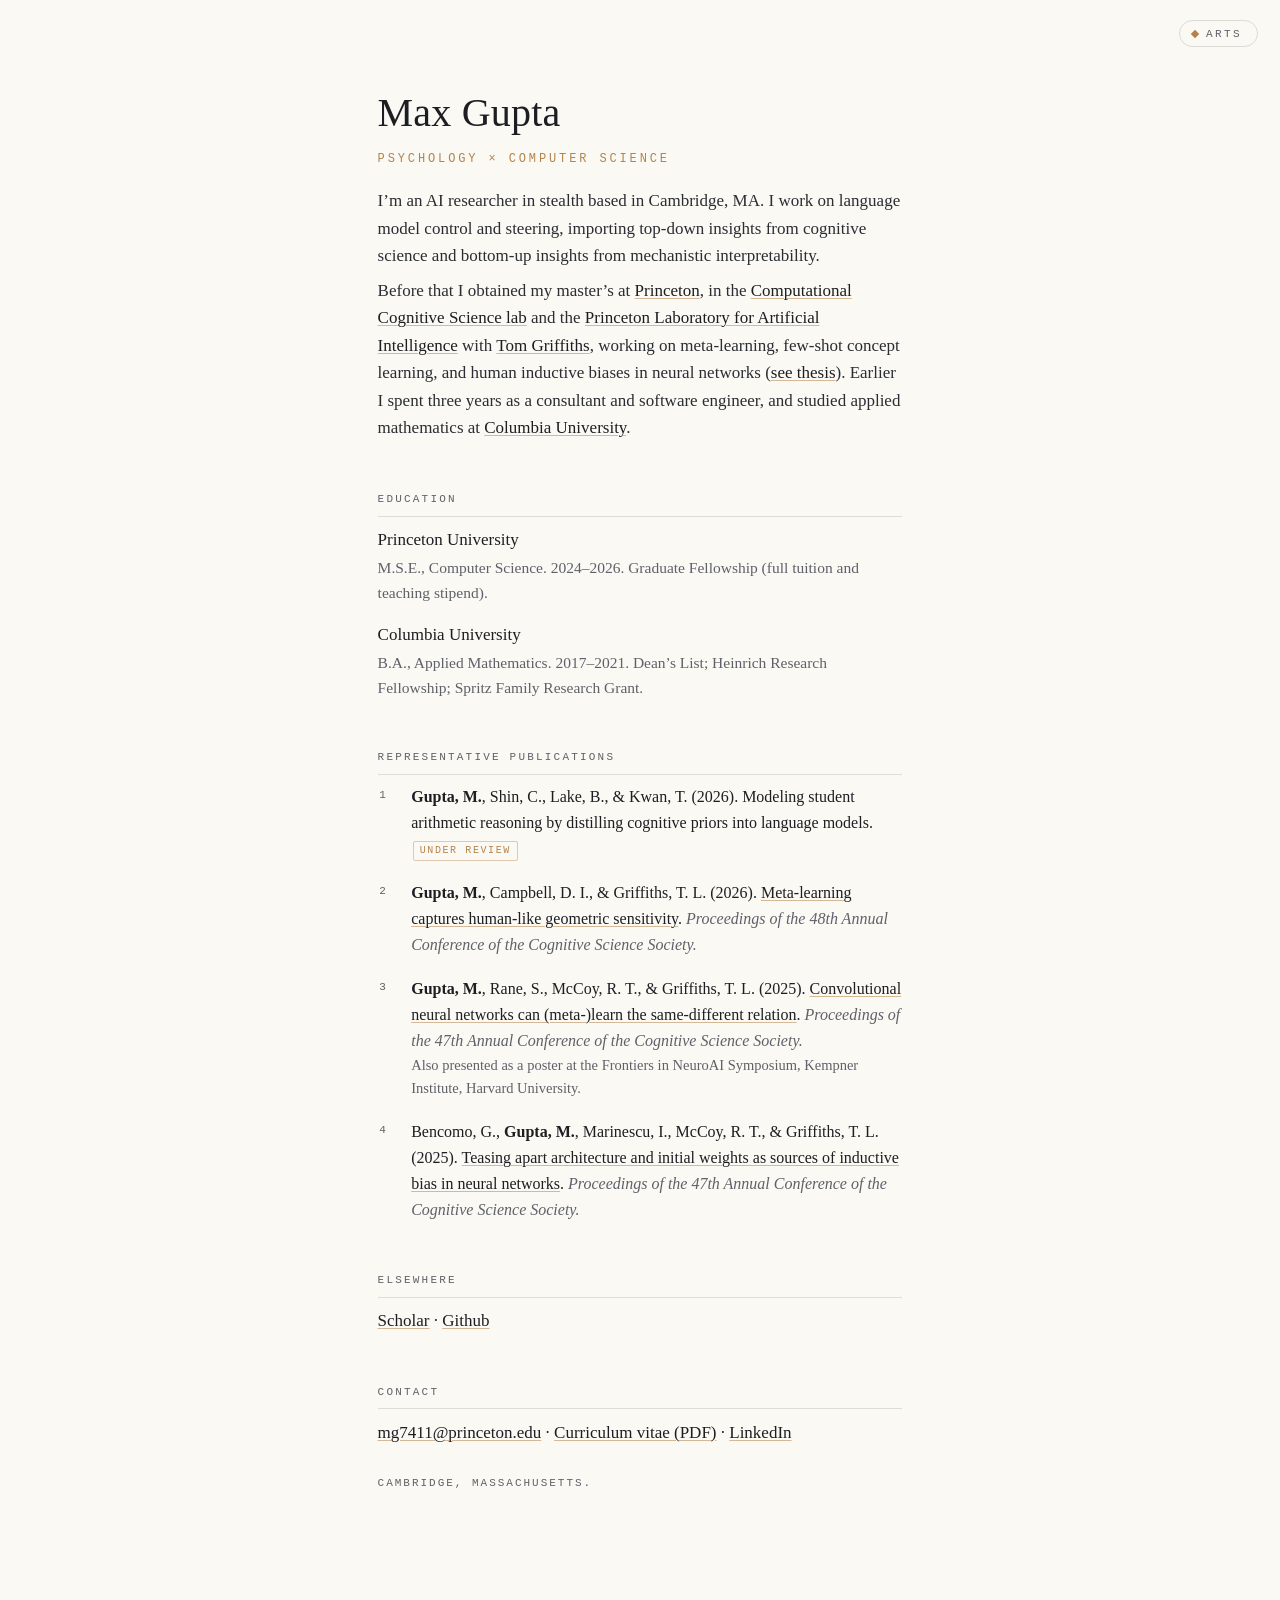
<file: index.html>
<!DOCTYPE html>
<html lang="en">
<head>
<meta charset="utf-8">
<meta name="viewport" content="width=device-width, initial-scale=1">
<title>Max Gupta</title>
<meta name="description" content="Max Gupta — AI researcher in stealth, based in Cambridge, MA, working on steering and evaluating language models through the lens of cognitive science.">
<meta property="og:title" content="Max Gupta">
<meta property="og:description" content="Psychology × Computer Science. AI researcher in stealth, Cambridge, MA.">
<meta property="og:type" content="profile">
<meta name="author" content="Max Gupta">
<link rel="icon" href="data:image/svg+xml,%3Csvg%20xmlns='http://www.w3.org/2000/svg'%20viewBox='0%200%2016%2016'%3E%3Cellipse%20cx='7.2'%20cy='10'%20rx='4.6'%20ry='3.2'%20fill='%23B4834C'%20transform='rotate(-20%207.2%2010)'/%3E%3Cline%20x1='11.2'%20y1='9'%20x2='11.2'%20y2='1.6'%20stroke='%23B4834C'%20stroke-width='1.3'/%3E%3C/svg%3E">
<style>
:root{
  --paper:#EDE7DB;
  --ink:#17191D;
  --ink-2:#23272E;
  --navy:#1D2F45;
  --oxblue:#4A6B84;
  --tobacco:#8A6B4F;
  --accent:#B4834C;
  --hairline:rgba(237,231,219,.14);
  --mono:ui-monospace,"SF Mono",Menlo,Consolas,"Liberation Mono",monospace;
}
*{box-sizing:border-box}
html{height:100%}
html,body{margin:0}
body{min-height:100%}
/* The field is entirely fixed-position and must never scroll — that
   rule used to sit on html+body unconditionally, which also froze the
   science page, a document far taller than the viewport. Lock scrolling
   for the field only. */
body[data-mode="arts"]{height:100%;overflow:hidden}
body{
  background:radial-gradient(130% 100% at 50% 42%, var(--navy) 0%, #1a2431 34%, var(--ink) 68%, #14161a 100%);
  color:var(--paper);
  -webkit-font-smoothing:antialiased;
  user-select:none;
}
#stage{position:fixed;inset:0;overflow:hidden}

/* word-mark */
#mark{
  position:fixed;top:22px;left:26px;z-index:10;
  font-family:Georgia,"Times New Roman",serif;
  font-size:12px;letter-spacing:.34em;text-transform:uppercase;
  color:rgba(237,231,219,.62);
  pointer-events:none;
}

/* entities */
.ent{position:absolute;left:0;top:0;will-change:transform;pointer-events:none;
  transform:translate3d(-9999px,-9999px,0)} /* parked off-canvas until placed */
.ent .inner{transform:translate(-50%,-50%)}
.op{
  font-family:var(--mono);
  font-weight:500;
  line-height:1;
  white-space:nowrap;
  transform:translate(-50%,-50%);
  text-shadow:0 0 14px rgba(23,25,29,.8);
}
.op.dyn{
  color:var(--oxblue);
  font-family:Georgia,"Times New Roman",serif;
  font-style:italic;font-weight:400;
}
.op.struct{
  color:var(--tobacco);
  font-family:Georgia,"Times New Roman",serif;
  font-weight:400;
}
.note svg{display:block}

/* anchors: musical objects with a persistent small-caps label */
.anchor{pointer-events:auto;cursor:pointer;outline:none;width:58px;height:58px;left:-29px;top:-29px;
  display:block;text-decoration:none;color:inherit} /* anchors are real <a> elements */
.anchor .inner{position:absolute;left:50%;top:50%}
.anchor .alabel{
  position:absolute;left:50%;top:calc(50% + 23px);
  transform:translateX(-50%);
  font-family:Georgia,"Times New Roman",serif;
  font-variant:small-caps;
  font-size:16px;font-weight:500;letter-spacing:.26em;
  color:rgba(180,131,76,.78);white-space:nowrap;
  /* part of the anchor's single hit area: clicks on the label activate
     the enclosing <a> just like clicks on the note (one tab stop, one
     link), hover styles match via .anchor:hover; padding + equal
     negative margin fatten the hit area a few px without moving the text */
  pointer-events:auto;cursor:pointer;user-select:none;
  padding:5px 8px;margin:-5px -8px;
  transition:color 120ms linear;
  text-shadow:0 1px 6px rgba(23,25,29,.9);
}
.anchor:hover .alabel,.anchor:focus-visible .alabel{color:var(--accent)}

/* transform ring — the only feedback the field ever gives */
.ring{
  position:absolute;left:0;top:0;width:92px;height:92px;
  border:1px solid var(--accent);border-radius:50%;
  pointer-events:none;opacity:0;
  animation:ring .75s cubic-bezier(.2,.6,.3,1) forwards;
}
.ring.dim{border-color:var(--hairline)}
@keyframes ring{
  0%{opacity:.95;transform:translate(-50%,-50%) scale(.18)}
  100%{opacity:0;transform:translate(-50%,-50%) scale(1)}
}

/* controls — small caps, hairline, corner-anchored */
.ctl{
  position:fixed;bottom:20px;z-index:12;
  font-family:var(--mono);font-size:11px;
  letter-spacing:.28em;text-transform:uppercase;
  color:rgba(237,231,219,.55);
  background:transparent;
  border:1px solid var(--hairline);
  padding:7px 14px 6px 16px;
  cursor:pointer;
  transition:color .25s,border-color .25s;
}
.ctl:hover{color:var(--paper);border-color:rgba(237,231,219,.35)}
.ctl.on,.ctl[aria-expanded="true"]{color:var(--accent);border-color:rgba(180,131,76,.45)}
#btn-pause{left:22px}
#btn-dyn{left:120px}
#btn-sound{right:22px}

/* dynamics drawer */
#drawer{
  position:fixed;left:22px;bottom:62px;z-index:11;
  background:var(--ink-2);
  border:1px solid var(--hairline);
  padding:14px 16px 12px;
  min-width:252px;
}
#drawer .row{display:flex;align-items:center;gap:10px;margin:8px 0}
#drawer label{
  font-family:var(--mono);font-size:11px;letter-spacing:.16em;text-transform:uppercase;
  color:rgba(237,231,219,.6);width:88px;flex:none;
}
#drawer .val{
  font-family:var(--mono);font-size:11px;
  color:rgba(237,231,219,.78);width:34px;text-align:right;flex:none;
}
#drawer input[type=range]{
  -webkit-appearance:none;appearance:none;
  flex:1;min-width:96px;height:18px;background:transparent;cursor:pointer;margin:0;
}
#drawer input[type=range]::-webkit-slider-runnable-track{height:1px;background:rgba(237,231,219,.3)}
#drawer input[type=range]::-webkit-slider-thumb{
  -webkit-appearance:none;appearance:none;width:9px;height:9px;border-radius:50%;
  background:var(--accent);border:none;margin-top:-4px;
}
#drawer input[type=range]::-moz-range-track{height:1px;background:rgba(237,231,219,.3)}
#drawer input[type=range]::-moz-range-thumb{width:9px;height:9px;border-radius:50%;background:var(--accent);border:none}
#drawer select{
  flex:1;background:var(--ink);color:rgba(237,231,219,.8);
  border:1px solid var(--hairline);
  font-family:var(--mono);font-size:11px;letter-spacing:.06em;
  padding:4px 6px;cursor:pointer;
}
#drawer input:focus-visible,#drawer select:focus-visible{outline:1px solid var(--accent);outline-offset:3px}

/* ================= SCIENCE — the plain page =================
   A standard academic page: one narrow column of text on paper, a
   serif face, links that look like links. Nothing here moves. The
   only thing it shares with the field is the brass accent and the
   ink, so the two sides read as one site in two moods.          */
:root{
  --paper-lt:#FBF9F4;
  --ink-lt:#1C1E22;
  --muted:#5E6169;
  --rule:rgba(28,30,34,.13);
}
body[data-mode="science"]{
  background:var(--paper-lt);
  color:var(--ink-lt);
  font-family:var(--serif);
  line-height:1.62;
}
body[data-mode="arts"] #science{display:none}
body[data-mode="science"] #arts{display:none}

#science{
  max-width:44rem;
  margin:0 auto;
  padding:clamp(56px,9vh,104px) 7vw clamp(64px,12vh,120px);
  font-size:17px;
}
#science h1{
  margin:0;
  font-size:clamp(30px,5vw,40px);
  font-weight:400;letter-spacing:.005em;
}
#science .sub{
  margin:.35em 0 1.5em;
  font-family:var(--mono);
  font-size:12px;letter-spacing:.24em;text-transform:uppercase;
  color:var(--accent);
}
#science .bio{margin:0 0 .4em;color:#2A2D33}
#science section{margin-top:2.9em}
#science h2{
  margin:0 0 .85em;
  font-family:var(--mono);
  font-size:11px;letter-spacing:.2em;text-transform:uppercase;
  font-weight:400;color:var(--muted);
  padding-bottom:.6em;border-bottom:1px solid var(--rule);
}
#science a{color:var(--ink-lt);text-decoration:underline;text-decoration-color:rgba(180,131,76,.55);
  text-underline-offset:2px;text-decoration-thickness:1px}
#science a:hover{color:#7A5629;text-decoration-color:var(--accent)}
#science a:focus-visible{outline:1px solid var(--accent);outline-offset:2px}

/* education / elsewhere: term on the left, gloss under it */
#science .cv{margin:0}
#science .cv dt{font-weight:400;margin-top:.9em}
#science .cv dt:first-child{margin-top:0}
#science .cv dd{margin:.1em 0 0;color:var(--muted);font-size:15.5px}

/* publications: hanging indent, the way a reference list is set */
#science .pubs{margin:0;padding:0;list-style:none;counter-reset:pub}
#science .pubs li{
  position:relative;
  margin:0 0 1.15em;padding-left:2.1em;
  font-size:16px;
}
#science .pubs li::before{
  counter-increment:pub;content:counter(pub);
  position:absolute;left:.15em;top:.28em;
  font-family:var(--mono);font-size:11px;color:var(--muted);
}
/* own name in bold, the usual convention — NOT underlined, which would
   read as one more link in a list that is already full of them */
#science .au{font-weight:700}
#science .ven{color:var(--muted);font-style:italic}
#science .status{
  display:inline-block;margin-left:.15em;
  font-family:var(--mono);font-size:10px;
  letter-spacing:.16em;text-transform:uppercase;
  color:var(--accent);
  border:1px solid rgba(180,131,76,.4);
  border-radius:2px;padding:1px 6px;
  vertical-align:.12em;
}
#science .note{display:block;font-size:14.5px;color:var(--muted)}
#science .contact{margin:0}
#science .foot{
  margin:2.6em 0 0;font-family:var(--mono);
  font-size:11px;letter-spacing:.18em;text-transform:uppercase;color:var(--muted);
}

/* ---------------- the toggle ----------------
   One control, top right, in both modes. It names the side you are
   NOT on, so it reads as a destination rather than a state. */
#toggle{
  position:fixed;top:20px;right:22px;z-index:40;
  display:flex;align-items:center;gap:8px;
  background:transparent;border:1px solid var(--rule);
  border-radius:999px;
  padding:7px 15px 6px 12px;
  font-family:var(--mono);font-size:11px;
  letter-spacing:.22em;text-transform:uppercase;
  color:var(--muted);cursor:pointer;
  transition:color .2s var(--ease),border-color .2s var(--ease),background .2s var(--ease);
}
#toggle:hover{color:var(--ink-lt);border-color:rgba(28,30,34,.3)}
#toggle:focus-visible{outline:1px solid var(--accent);outline-offset:3px}
.tog-dot{
  width:6px;height:6px;background:var(--accent);
  transform:rotate(45deg);
  transition:transform .3s var(--ease);
}
#toggle:hover .tog-dot{transform:rotate(135deg)}
body[data-mode="arts"] #toggle{
  border-color:var(--hairline);
  color:rgba(237,231,219,.55);
}
body[data-mode="arts"] #toggle:hover{
  color:var(--paper);border-color:rgba(237,231,219,.35);
}
/* the field's own chrome sits top-left / bottom, so the toggle never
   collides with it; on a phone the mark moves down out of its way */
@media (max-width:600px){
  #toggle{top:14px;right:14px;padding:6px 12px 5px 10px}
  #science{font-size:16px;padding-top:76px}
}

@media (prefers-reduced-motion:reduce){
  #toggle,.tog-dot{transition:none}
}

</style>
</head>
<body data-mode="science">

<button id="toggle" type="button" aria-pressed="false">
  <span class="tog-dot" aria-hidden="true"></span><span id="tog-label">Arts</span>
</button>

<!-- ======================= SCIENCE ======================= -->
<main id="science">
  <header class="pg-head">
    <h1>Max Gupta</h1>
    <p class="sub">Psychology &#215; Computer Science</p>
    <p class="bio">
      I&rsquo;m an AI researcher in stealth based in Cambridge, MA. I work on language model
      control and steering, importing top-down insights from cognitive science and bottom-up
      insights from mechanistic interpretability.
    </p>
    <p class="bio">
      Before that I obtained my master&rsquo;s at <a href="https://www.princeton.edu/">Princeton</a>, in the
      <a href="https://cocosci.princeton.edu/">Computational Cognitive Science lab</a> and the
      <a href="https://ai.princeton.edu">Princeton Laboratory for Artificial Intelligence</a> with
      <a href="https://cocosci.princeton.edu/tom/index.php">Tom Griffiths</a>, working on
      meta-learning, few-shot concept learning, and human inductive biases in neural networks
      (<a href="https://www.proquest.com/openview/a7b53e648a8e9a870068081271bfec73/1?pq-origsite=gscholar&amp;cbl=18750&amp;diss=y">see
      thesis</a>). Earlier I spent three years as a consultant and software engineer, and studied applied
      mathematics at <a href="https://www.columbia.edu/">Columbia University</a>.
    </p>
  </header>

  <section>
    <h2>Education</h2>
    <dl class="cv">
      <dt>Princeton University</dt>
      <dd>M.S.E., Computer Science. 2024&ndash;2026.
          Graduate Fellowship (full tuition and teaching stipend).</dd>
      <dt>Columbia University</dt>
      <dd>B.A., Applied Mathematics. 2017&ndash;2021.
          Dean&rsquo;s List; Heinrich Research Fellowship; Spritz Family Research Grant.</dd>
    </dl>
  </section>

  <section>
    <h2>Representative Publications</h2>
    <ol class="pubs">
      <li>
        <span class="au">Gupta, M.</span>, Shin, C., Lake, B., &amp; Kwan, T. (2026).
        Modeling student arithmetic reasoning by distilling cognitive priors into language models.
        <span class="status">Under review</span>
      </li>
      <li>
        <span class="au">Gupta, M.</span>, Campbell, D. I., &amp; Griffiths, T. L. (2026).
        <a href="https://scholar.google.com/citations?view_op=view_citation&amp;hl=en&amp;user=8n1BqYUAAAAJ&amp;citation_for_view=8n1BqYUAAAAJ:5nxA0vEk-isC">Meta-learning
        captures human-like geometric sensitivity</a>.
        <span class="ven">Proceedings of the 48th Annual Conference of the Cognitive Science Society.</span>
      </li>
      <li>
        <span class="au">Gupta, M.</span>, Rane, S., McCoy, R. T., &amp; Griffiths, T. L. (2025).
        <a href="https://arxiv.org/abs/2503.23212">Convolutional neural networks can (meta-)learn
        the same-different relation</a>.
        <span class="ven">Proceedings of the 47th Annual Conference of the Cognitive Science Society.</span>
        <span class="note">Also presented as a poster at the Frontiers in NeuroAI Symposium,
        Kempner Institute, Harvard University.</span>
      </li>
      <li>
        Bencomo, G., <span class="au">Gupta, M.</span>, Marinescu, I., McCoy, R. T., &amp; Griffiths, T. L. (2025).
        <a href="https://arxiv.org/abs/2502.20237">Teasing apart architecture and initial weights
        as sources of inductive bias in neural networks</a>.
        <span class="ven">Proceedings of the 47th Annual Conference of the Cognitive Science Society.</span>
      </li>
    </ol>
  </section>

  <section>
    <h2>Elsewhere</h2>
    <p class="contact">
      <a href="https://scholar.google.com/citations?user=8n1BqYUAAAAJ&amp;hl=en">Scholar</a> &middot;
      <a href="https://github.com/MaxDGU">Github</a>
    </p>
  </section>

  <section>
    <h2>Contact</h2>
    <p class="contact">
      <a href="mailto:mg7411@princeton.edu">mg7411@princeton.edu</a> &middot;
      <a href="assets/Max%20Gupta%20CV-2026.pdf">Curriculum vitae (PDF)</a> &middot;
      <a href="https://www.linkedin.com/in/max-g-991112a5/">LinkedIn</a>
    </p>
    <p class="foot">Cambridge, Massachusetts.</p>
  </section>
</main>

<!-- ======================== ARTS ========================= -->
<div id="arts" hidden>
<div id="stage"></div>
<div id="mark"></div>
<button class="ctl" id="btn-pause" aria-pressed="false">pause</button>
<button class="ctl" id="btn-dyn" aria-expanded="false" aria-controls="drawer">dynamics</button>
<button class="ctl" id="btn-sound" aria-pressed="false">sound</button>

<div id="drawer" hidden>
  <div class="row">
    <label for="s-temp">temperature</label>
    <input type="range" id="s-temp" min="0" max="2" step="0.01">
    <span class="val" id="v-temp"></span>
  </div>
  <div class="row">
    <label for="s-react">reactivity</label>
    <input type="range" id="s-react" min="0" max="1" step="0.01">
    <span class="val" id="v-react"></span>
  </div>
  <div class="row">
    <label for="s-dens">density</label>
    <input type="range" id="s-dens" min="6" max="24" step="1">
    <span class="val" id="v-dens"></span>
  </div>
  <div class="row">
    <label for="s-scale">scale</label>
    <select id="s-scale">
      <option value="chromatic">chromatic</option>
      <option value="minor pentatonic">minor pentatonic</option>
      <option value="major">major</option>
      <option value="whole-tone">whole-tone</option>
      <option value="dorian">dorian</option>
    </select>
  </div>
  <div class="row">
    <label for="s-voicing">voicing</label>
    <select id="s-voicing">
      <option value="random">random</option>
      <option value="triad">triad</option>
      <option value="quartal">quartal</option>
      <option value="pentatonic">pentatonic</option>
      <option value="overtone">overtone</option>
    </select>
  </div>
  <div class="row">
    <label for="s-motion">motion</label>
    <select id="s-motion">
      <option value="glide">glide</option>
      <option value="brownian">brownian</option>
      <option value="orbital">orbital</option>
      <option value="harmonic">harmonic</option>
      <option value="flocking">flocking</option>
      <option value="levy">lévy flight</option>
    </select>
  </div>
  <div class="row">
    <label for="s-inst">instrument</label>
    <select id="s-inst">
      <option value="piano">electric piano</option>
      <option value="synth">synth</option>
      <option value="saxophone">saxophone</option>
    </select>
  </div>
</div>
</div><!-- /#arts -->

<script>
(function(){
"use strict";

/* ==================== SITE — edit me =======================
   This is the block to edit. Change the name and the six
   anchor links here; everything else adapts.
     label = hover caption + aria-label
     url   = where the anchor navigates — external http(s)
             links open in a new tab; mailto: and ./ open
             normally in the same tab                       */
var SITE={
  name:"max gupta",
  links:[
    /* the arts side carries the arts links; scholar, github and contact
       read better as plain text on the science page */
    {id:"writing", label:"writing", url:"https://substack.com/@maxgupta662811"},
    {id:"sound",   label:"sound",   url:"https://soundcloud.com/max-gupta-777538832"},
    {id:"worlds",  label:"worlds",  url:"./worlds.html"}
  ]
};

/* ==================== PROGRESSION — tune me ================
   The field starts simple and earns its complexity.
   start    = operators on screen from the very first load
   unlocks  = persistent interaction count at which a NEW
              operator fades in at a screen edge (~2s, one
              quiet ripple, no text). Operators never mutate;
              the world only gains citizens.
   chordCap = maximum tones per entity until cap5At
              interactions, after which the cap rises to 5.  */
var PROGRESSION={
  start:["pp","pp","mp","mp","mf","mf","Σ","Σ"],
  unlocks:[
    {at:5,  op:"f"},
    {at:12, op:"∏"},
    {at:22, op:"∮"}
  ],
  chordCap:4,
  cap5At:35
};
/* ================== end of CONFIG ======================== */

/* ---------- constants ---------- */
var PAPER="237,231,219";
var MIN_CLAMP=36, MAX_CLAMP=96;
var NOTE_MIN=48, NOTE_MAX=84;               /* C3–C6 */
var NOTE_NAMES=["C","C#","D","D#","E","F","F#","G","G#","A","A#","B"];
var stage=document.getElementById("stage");
var reduced=window.matchMedia && window.matchMedia("(prefers-reduced-motion: reduce)").matches;

function rand(a,b){return a+Math.random()*(b-a);}
function nameOf(m){return NOTE_NAMES[((m%12)+12)%12]+(Math.floor(m/12)-1);}
function freqOf(m){return 440*Math.pow(2,(m-69)/12);}

/* ---------- dynamics settings (persisted) ---------- */
var LS_KEY="site-dynamics-v2";
/* scale and voicing default to the SAME pitch classes on purpose. The
   voicing decides what is born, the scale decides where a transform can
   step; matched, the field stays inside one consonant set indefinitely.
   Left mismatched — the old chromatic default — a seeded field drifts
   back to all twelve tones within a few minutes of transforms. */
var DEFAULTS={temperature:1.0, reactivity:1.0, density:18,
              scale:"minor pentatonic", voicing:"pentatonic",
              motion:"glide", instrument:"piano"};
var SCALES={
  "chromatic":[0,1,2,3,4,5,6,7,8,9,10,11],
  "minor pentatonic":[0,3,5,7,10],
  "major":[0,2,4,5,7,9,11],
  "whole-tone":[0,2,4,6,8,10],
  "dorian":[0,2,3,5,7,9,10]
};

/* ---------- voicing: what the field is built out of ----------
   Every field note used to be a uniform random semitone across C3–C6.
   Any two could therefore meet at a minor second, and since notes fuse
   into chords on contact, the harmony of the whole page was a coin
   toss. A voicing is a pitch-class set that all new notes are drawn
   from, so any combination the field arrives at is already consonant:
   stack a triad's tones in any order and octave and it stays a triad.

   `set` is null for `random`, which is the original behaviour.
   Pitches are snapped to the active scale afterwards, so this menu and
   the scale menu compose rather than fight.                          */
var VOICINGS={
  "random":     {set:null},
  "triad":      {set:[0,4,7]},        /* root, third, fifth            */
  "quartal":    {set:[0,5,10]},       /* stacked fourths               */
  "pentatonic": {set:[0,3,5,7,10]},   /* minor pentatonic              */
  "overtone":   {set:[0,2,4,7,10]}    /* partials 1,3,5,7,9 of the root */
};
/* Only these intervals stay clear down in the bass — a third voiced low
   is mud on any instrument, which is why arrangers avoid it there. */
var BASS_TONES=[0,5,7];
var BASS_TOP=59;             /* below C4 counts as the bass register  */

/* ---------- motion models ----------
   Six laws of motion for the same field. `glide` is the original:
   constant speed, direction changed only by walls and contacts. The
   others each answer a different question about how a note should
   wander. Temperature stays the single energy knob throughout — every
   model reads targetSpeed(), so warming the field speeds all six.
   Anchors are exempt: they are links first, and keep their stately
   glide so they never become hard to catch.                         */
var MOTIONS={
  "glide":    {},   /* ballistic — constant velocity between bounces   */
  "brownian": {},   /* Ornstein–Uhlenbeck — a true damped random walk  */
  "orbital":  {},   /* Newtonian central gravity, softened at the core */
  "harmonic": {},   /* each note springs about a home point (SHM)      */
  "flocking": {},   /* boids — separation, alignment, cohesion         */
  "levy":     {}    /* Lévy flight — Pareto runs, heavy-tailed turns   */
};

/* ---------- instruments ----------
   Three voices over the same note events. Each maps the dynamic's
   modulation index onto its own idea of brightness, so pp stays dark
   and ff bites whichever is chosen. `gain` trims each voice to a
   common loudness: a sawtooth carries far more energy than a sine.
   `dur` and `stagger` carry the articulation — the piano is struck and
   decays, the reed and the synth are blown and sustain.            */
var INSTRUMENTS={
  piano:    {gain:1.00, stagger:0.035, dur:function(n){return 0.55+0.14*n;}},
  synth:    {gain:0.42, stagger:0.045, dur:function(n){return 0.80+0.16*n;}},
  saxophone:{gain:0.36, stagger:0.055, dur:function(n){return 0.92+0.18*n;}}
};

var settings={};
for(var k0 in DEFAULTS) settings[k0]=DEFAULTS[k0];
try{
  var stored=JSON.parse(localStorage.getItem(LS_KEY)||"null");
  if(stored) for(var k1 in DEFAULTS){
    if(stored[k1]!==undefined) settings[k1]=stored[k1];
  }
  if(!SCALES[settings.scale]) settings.scale=DEFAULTS.scale;
  if(!MOTIONS[settings.motion]) settings.motion=DEFAULTS.motion;
  if(!INSTRUMENTS[settings.instrument]) settings.instrument=DEFAULTS.instrument;
  if(!VOICINGS[settings.voicing]) settings.voicing=DEFAULTS.voicing;
}catch(e){}
function saveSettings(){
  try{ localStorage.setItem(LS_KEY,JSON.stringify(settings)); }catch(e){}
}

/* ---------- interaction counter (persisted) ----------
   Every transform or fusion counts. Reload resets the field
   but keeps this number — the world remembers how much
   music has been made in it.                            */
var LS_PROG="site-progression-v1";
var interactions=0;
try{ interactions=Math.max(0,parseInt(localStorage.getItem(LS_PROG)||"0",10)||0); }catch(e){}
var progWrite=0;
function bumpInteractions(){
  interactions++;
  /* the count is exact in memory; the WRITE is coalesced. A dense field
     under an active motion model can transform many times a second, and
     localStorage.setItem is synchronous — writing each one janks. */
  if(!progWrite) progWrite=setTimeout(function(){
    progWrite=0;
    try{ localStorage.setItem(LS_PROG,String(interactions)); }catch(e){}
  },400);
  checkProgression();
}
function toneCap(){ return interactions>=PROGRESSION.cap5At ? 5 : PROGRESSION.chordCap; }

/* nearest scale tone (semitone classes mod 12); chromatic is identity */
function snapToScale(midi){
  var tones=SCALES[settings.scale]||SCALES.chromatic;
  if(tones.length===12) return midi;
  var pc=((midi%12)+12)%12;
  for(var d=0;d<=6;d++){
    if(tones.indexOf((pc+d)%12)>=0) return midi+d;
    if(tones.indexOf(((pc-d)%12+12)%12)>=0) return midi-d;
  }
  return midi;
}
function snapSet(set){
  var out=[];
  set.forEach(function(m){ var s=snapToScale(m); if(out.indexOf(s)<0) out.push(s); });
  return out.sort(function(a,b){return a-b;});
}

/* Pick a register FIRST, then a pitch class from the voicing inside it.
   Choosing register first keeps the field from stacking up in one
   octave, and lets the bass be treated differently from the rest. */
function seedPitch(){
  var v=VOICINGS[settings.voicing], set=v&&v.set;
  /* `random` is the original uniform draw, still snapped to the active
     scale so the invariant "every note sits on the scale" holds for all
     voicings. Under the chromatic scale the snap is the identity, so
     this reproduces the old field exactly. */
  if(!set) return snapToScale(NOTE_MIN+Math.floor(rand(0,NOTE_MAX-NOTE_MIN+1)));
  var r=Math.random(), lo, hi;
  if(r<0.25){ lo=NOTE_MIN; hi=BASS_TOP; }            /* a quarter down low */
  else if(r<0.70){ lo=BASS_TOP+1; hi=BASS_TOP+12; }  /* most in the middle */
  else { lo=BASS_TOP+13; hi=NOTE_MAX; }
  var pcs=set;
  if(hi<=BASS_TOP){
    pcs=set.filter(function(pc){ return BASS_TONES.indexOf(pc)>=0; });
    if(!pcs.length) pcs=[set[0]];
  }
  var pc=pcs[Math.floor(Math.random()*pcs.length)];
  var m=lo+((((pc-lo)%12)+12)%12);                   /* lowest such note ≥ lo */
  var span=Math.floor((hi-m)/12);
  if(span>0) m+=12*Math.floor(Math.random()*(span+1));
  m=snapToScale(m);
  if(m>NOTE_MAX) m-=12;
  if(m<NOTE_MIN) m+=12;
  return m;
}
/* nearest tone of the voicing, by shortest move around the circle —
   used to retune the field in place when the menu changes, so the
   switch is heard as a modulation rather than seen as a reshuffle */
function snapToVoicing(midi){
  var v=VOICINGS[settings.voicing], set=v&&v.set;
  if(!set) return midi;
  var pc=((midi%12)+12)%12, bestAbs=99, bestD=0;
  for(var i=0;i<set.length;i++){
    var d=((set[i]-pc)%12+12)%12;
    if(d>6) d-=12;
    if(Math.abs(d)<bestAbs){ bestAbs=Math.abs(d); bestD=d; }
  }
  return wrapRange(midi+bestD);
}
function reseatVoicing(){
  notes.forEach(function(n){
    if(n.anchor||n.dying) return;    /* anchors are the site's own identity */
    var out=[];
    n.tones.forEach(function(m){
      var t=snapToScale(snapToVoicing(m));
      if(out.indexOf(t)<0) out.push(t);
    });
    n.tones=out.sort(function(a,b){return a-b;});
    restyleNote(n);
  });
}

/* ---------- note geometry ----------
   Lower average pitch -> slightly larger head (18–30px).
   Brightness follows register: higher pitch reads brighter.
   Loudness (dynamics state) modulates both: pp faint/slightly
   smaller, ff full paper/slightly larger (±25% at most). */
function headSize(midi){           /* head width in px */
  return 30-(Math.min(NOTE_MAX,Math.max(NOTE_MIN,midi))-NOTE_MIN)/3; /* 30 → 18 */
}
function brightness(midi){         /* 0.55 … 1.0 */
  return 0.55+0.45*Math.min(1,Math.max(0,(midi-MIN_CLAMP)/(MAX_CLAMP-MIN_CLAMP)));
}
function avgOf(t){ var s=0,i; for(i=0;i<t.length;i++) s+=t[i]; return s/t.length; }

/* ---------- loudness states ---------- */
var DYN_LEVELS=["pp","p","mp","mf","f","ff"];
var DYN_GAIN={pp:0.02,p:0.035,mp:0.05,mf:0.07,f:0.1,ff:0.14};
function dynIx(d){var i=DYN_LEVELS.indexOf(d);return i<0?3:i;}
function dynSizeF(d){return 0.8+0.08*dynIx(d);}   /* 0.80 … 1.20 */
function dynOpacF(d){return 0.45+0.11*dynIx(d);}  /* 0.45 … 1.00 */
function dynAlpha(midi,dyn){
  return Math.min(1,brightness(midi)*dynOpacF(dyn)).toFixed(3);
}

/* ---------- chord renderer ----------
   Every entity is a pitch SET (1–5 tones): stacked noteheads
   sharing one stem. Adjacent tones (2nds/3rds) offset their
   heads on alternating sides of the stem — standard notation.
   style.brass    = brass fill/stroke (anchors: gold means "link")
   style.tremolo  = 3 diagonal slashes through the stem       */
function noteSVG(tones,flag,dyn,style){
  style=style||{};
  var f=dynSizeF(dyn);
  var t=tones.slice().sort(function(a,b){return a-b;});
  var avg=avgOf(t);
  var s=headSize(avg)*f, rx=s/2, ry=s*0.37, stemH=s*2.7;
  var span=t[t.length-1]-t[0];
  var k=s*0.42;                                   /* px per semitone */
  if(span>0 && span*k>stemH*0.9) k=stemH*0.9/span;
  var cxL=rx+4;                                   /* left-side head centre */
  var stemX=cxL+rx*0.9;
  var sides=[], hasRight=false, i;
  for(i=0;i<t.length;i++){
    sides[i]=(i>0 && t[i]-t[i-1]<=3) ? !sides[i-1] : false;
    if(sides[i]) hasRight=true;
  }
  var cy0=Math.ceil(stemH+span*k)+ry+4;           /* lowest head centre */
  var cyTop=cy0-span*k;
  var stemTop=cyTop-stemH;
  var h=Math.ceil(cy0+ry+4);
  var w=Math.ceil((hasRight?stemX+rx*0.95+rx:stemX+2)+4);
  var stroke, fillFor;
  if(style.brass){
    stroke="rgba(180,131,76,0.9)";
    fillFor=function(){return stroke;};
  }else{
    stroke="rgba("+PAPER+","+dynAlpha(avg,dyn)+")";
    fillFor=function(m){return "rgba("+PAPER+","+dynAlpha(m,dyn)+")";};
  }
  var parts=[];
  parts.push('<line x1="'+stemX.toFixed(1)+'" y1="'+stemTop.toFixed(1)+
    '" x2="'+stemX.toFixed(1)+'" y2="'+(cy0-1).toFixed(1)+
    '" stroke="'+stroke+'" stroke-width="1.4"/>');
  if(flag){
    parts.push('<path d="M '+stemX.toFixed(1)+' '+stemTop.toFixed(1)+
      ' C '+(stemX+rx*1.9).toFixed(1)+' '+(stemTop+stemH*0.12).toFixed(1)+
      ' '+(stemX+rx*1.7).toFixed(1)+' '+(stemTop+stemH*0.42).toFixed(1)+
      ' '+(stemX+rx*0.35).toFixed(1)+' '+(stemTop+stemH*0.62).toFixed(1)+
      '" fill="none" stroke="'+stroke+'" stroke-width="1.6" stroke-linecap="round"/>');
  }
  if(style.tremolo){
    var yc=stemTop+stemH*0.34;
    for(i=0;i<3;i++){
      var yy=yc+i*(ry*1.1+3.5);
      parts.push('<line x1="'+(stemX-rx*1.15).toFixed(1)+'" y1="'+(yy+3.4).toFixed(1)+
        '" x2="'+(stemX+rx*1.15).toFixed(1)+'" y2="'+(yy-3.4).toFixed(1)+
        '" stroke="'+stroke+'" stroke-width="2.1" stroke-linecap="round"/>');
    }
  }
  for(i=0;i<t.length;i++){
    var cxh=sides[i]?stemX+rx*0.95:cxL;
    var cyh=cy0-(t[i]-t[0])*k;
    parts.push('<ellipse cx="'+cxh.toFixed(1)+'" cy="'+cyh.toFixed(1)+'" rx="'+rx.toFixed(1)+
      '" ry="'+ry.toFixed(1)+'" transform="rotate(-20 '+cxh.toFixed(1)+' '+cyh.toFixed(1)+
      ')" fill="'+fillFor(t[i])+'"/>');
  }
  return '<svg width="'+w+'" height="'+h+'" viewBox="0 0 '+w+' '+h+'">'+parts.join("")+'</svg>';
}

/* ---------- operators ----------
   Two abstract families, no scalars, no self-mutation — an
   operator's glyph is fixed at spawn forever:
     DYNAMICS   (oxblue, italic serif): pp mp mf f —
                set the entity's loudness state (gain + visual weight)
     STRUCTURAL (tobacco): Σ fuse the nearest single-or-smaller
                entity into the set, ∏ split a chord in two /
                ascend a single tone, ∮ cycle the whole set up
                one scale degree.                               */
var OP_DEFS=[
  {fam:"dyn",    level:"pp", label:"pp"},
  {fam:"dyn",    level:"mp", label:"mp"},
  {fam:"dyn",    level:"mf", label:"mf"},
  {fam:"dyn",    level:"f",  label:"f"},
  {fam:"struct", sym:"Σ",    label:"Σ"},
  {fam:"struct", sym:"∏",    label:"∏"},
  {fam:"struct", sym:"∮",    label:"∮"}
];

/* wrap a midi value inside the spawn range */
function wrapRange(m){
  var span=NOTE_MAX-NOTE_MIN+1;
  return NOTE_MIN+(((m-NOTE_MIN)%span)+span)%span;
}

/* ∮ — one scale degree upward, cyclically: chromatic steps a semitone,
   scales step to the next scale tone; wraps at the range top back to
   the bottom. Off-scale pitches are snapped first, then advanced. */
function nextDegreeUp(midi){
  var tones=SCALES[settings.scale]||SCALES.chromatic;
  var base=midi, pc=((base%12)+12)%12;
  if(tones.indexOf(pc)<0){ base=snapToScale(midi); pc=((base%12)+12)%12; }
  var next=-1, i;
  for(i=0;i<tones.length;i++){ if(tones[i]>pc){ next=tones[i]; break; } }
  var cand=(next>=0) ? base-pc+next : base-pc+tones[0]+12;
  if(cand>NOTE_MAX) cand=snapToScale(wrapRange(cand));
  return cand;
}

/* ∏ on a single tone — ascend to the next harmonic tone (a fifth up,
   snapped to the scale), wrapping inside the range. */
function piAscend(midi){
  var cand=snapToScale(midi+7);
  if(cand>NOTE_MAX) cand=snapToScale(wrapRange(midi+7));
  if(cand===midi) cand=snapToScale(wrapRange(midi+12));
  return cand;
}

/* ---------- entities ---------- */
var notes=[], anchors=[], operators=[], simT=0, W=0, H=0, UID=1;
var transformCount=0, transformResults=[];

function makeEntity(cls,tag){
  var el=document.createElement(tag||"div");
  el.className="ent "+cls;
  stage.appendChild(el);
  return el;
}

function restyleNote(n){
  n.el.innerHTML='<div class="inner note">'+
    noteSVG(n.tones,n.flag,n.dyn,{brass:n.brass,tremolo:n.tremolo})+"</div>"+(n.anchorHTML||"");
  n.r=headSize(avgOf(n.tones))*dynSizeF(n.dyn)*0.864*(1+0.1*(n.tones.length-1)); /* collision radius (+20% reach) */
  var b=n.el.firstChild.getBoundingClientRect();   /* visual bounds for walls */
  n.rv=Math.max(b.width,b.height)/2+2;
  if(n.anchor){                                    /* label sits below the chord */
    var lab=n.el.querySelector(".alabel");
    if(lab) lab.style.top="calc(50% + "+Math.round(n.rv+5)+"px)";
  }
}

function spawnNote(fade){
  var el=makeEntity("note");
  var midi=seedPitch();
  var sp=rand(28,64), ang=rand(0,Math.PI*2);
  var n={el:el, id:UID++, tones:[midi], flag:Math.random()<0.45, dyn:"mf",
         x:rand(60,W-60), y:rand(80,H-80),
         vx:0, vy:0,
         cool:{}, r:18, pace:rand(0.5,1.5)};   /* stable personal pace */
  n.baseSp=sp;
  var ts=targetSpeed(n)||30;                  /* spawn AT cruise speed — no ramp */
  n.vx=Math.cos(ang)*ts; n.vy=Math.sin(ang)*ts;
  place(n);                                   /* born AT its spot — never at (0,0) */
  restyleNote(n);
  if(fade){
    el.style.transition="opacity .7s ease";
    el.style.opacity="0";
    requestAnimationFrame(function(){requestAnimationFrame(function(){el.style.opacity="1";});});
  }
  notes.push(n);
  return n;
}

/* spawn a field entity with a given pitch set / position / heading
   (used when ∏ divides a chord) */
function spawnSet(tones,x,y,ang,dyn){
  var el=makeEntity("note");
  var n={el:el, id:UID++, tones:tones.slice().sort(function(a,b){return a-b;}),
         flag:Math.random()<0.45, dyn:dyn||"mf",
         x:Math.min(Math.max(x,40),Math.max(40,W-40)),
         y:Math.min(Math.max(y,60),Math.max(60,H-60)),
         vx:0, vy:0, cool:{}, r:18, pace:rand(0.5,1.5)};
  n.baseSp=rand(28,64);
  var ts=targetSpeed(n)||30;
  n.vx=Math.cos(ang)*ts; n.vy=Math.sin(ang)*ts;
  for(var k=0;k<operators.length;k++) n.cool[k]=simT+1.0;
  place(n);                                   /* born AT its spot — never at (0,0) */
  restyleNote(n);
  notes.push(n);
  return n;
}

/* ---------- anchors: musical objects, immune to everything ----------
   ALL anchors wear brass — gold is the field's way of saying "link".
   Each is still distinguished by its nature, not a ring:
     writing = a four-tone chord        worlds  = a triad
     scholar = a close two-tone third   tech    = two tones an octave apart
     sound   = a tone with tremolo      contact = a single high tone
   Voicings are snapped to the scale at spawn. Anchors glide at a
   fixed stately pace (~0.3× base, outside the field's pace range)
   and spawn ALREADY at cruise velocity, spread across the viewport
   by deterministic REGION ownership: each anchor owns a fixed
   fractional slot, with small jitter, ≥8% edge margins, and a hard
   floor of ≥30% of the smaller viewport dimension between pairs.  */
var ANCHOR_SETS={
  writing:[57,60,64,67],     /* four-tone chord */
  tech:[57,69],              /* two tones, one octave apart */
  sound:[66],                /* single tone + tremolo slashes */
  scholar:[60,64],           /* two-tone interval: a third */
  worlds:[60,64,67],         /* major triad */
  contact:[74]               /* a single high tone */
};
/* Region ownership: each anchor owns a fixed fractional slot, so the
   whole field is covered deterministically on every load — no sampling
   luck involved. Landscape slots cover all four quadrants plus top and
   lower centre; portrait slots ladder down the page in three columns.
   Raw slot layouts hold ≥34% of min-dim pairwise separation even on a
   square viewport.                                        */
var ANCHOR_SLOTS_LANDSCAPE=[[0.16,0.22],[0.84,0.20],[0.50,0.15],[0.20,0.82],[0.80,0.84],[0.50,0.64]];
var ANCHOR_SLOTS_PORTRAIT =[[0.20,0.12],[0.80,0.22],[0.50,0.40],[0.20,0.56],[0.80,0.68],[0.50,0.88]];
var ANCHOR_JITTER=0.035;     /* ±3.5% of the viewport per axis */
var ANCHOR_MIN_SEP=0.30;     /* × min(W,H) — hard floor between pairs */
var ANCHOR_PACE=0.3;         /* fixed slow glide, regardless of field pace */
function minPairDist(pts){
  var m=Infinity;
  for(var i=0;i<pts.length;i++)for(var j=i+1;j<pts.length;j++){
    var dx=pts[i][0]-pts[j][0], dy=pts[i][1]-pts[j][1];
    var d=Math.sqrt(dx*dx+dy*dy);
    if(d<m)m=d;
  }
  return m;
}
/* The slot layouts are drawn for a full set of six links. With fewer —
   the arts side carries two — taking the first n would bunch them in
   whichever corner of the layout happens to come first. Farthest-point
   sampling instead picks the n slots that are furthest apart, so two
   anchors land on a diagonal and the field stays balanced. */
function pickSlots(slots,n){
  if(n>=slots.length) return slots;
  var chosen=[0], i, j;
  while(chosen.length<n){
    var best=-1, bestD=-1;
    for(i=0;i<slots.length;i++){
      if(chosen.indexOf(i)>=0) continue;
      var d=Infinity;
      for(j=0;j<chosen.length;j++){
        var dx=slots[i][0]-slots[chosen[j]][0], dy=slots[i][1]-slots[chosen[j]][1];
        d=Math.min(d,dx*dx+dy*dy);
      }
      if(d>bestD){ bestD=d; best=i; }
    }
    if(best<0) break;
    chosen.push(best);
  }
  return chosen.map(function(k){ return slots[k]; });
}
function anchorSpots(){
  var slots=pickSlots(W>=H?ANCHOR_SLOTS_LANDSCAPE:ANCHOR_SLOTS_PORTRAIT,SITE.links.length);
  var minDim=Math.min(W,H), need=minDim*ANCHOR_MIN_SEP;
  var mx=W*0.08, my=H*0.08;                      /* ≥8% edge margins */
  var out=[], scale=1, attempt;
  for(attempt=0;attempt<4;attempt++){
    out=[];
    var j=ANCHOR_JITTER*scale;
    SITE.links.forEach(function(link,i){
      var s=slots[i%slots.length];
      var x=W*s[0]+rand(-j,j)*W, y=H*s[1]+rand(-j,j)*H;
      x=Math.max(mx,Math.min(W-mx,x));
      y=Math.max(my,Math.min(H-my,y));
      out.push([x,y]);
    });
    if(out.length<2||minPairDist(out)>=need) break;
    scale*=0.5;          /* shrink jitter; near-zero jitter always passes */
  }
  return out;
}
function spawnAnchors(){
  var spots=anchorSpots();
  SITE.links.forEach(function(link,i){
    /* each anchor is a real <a>: click / Enter / middle-click /
       cmd-click all navigate natively — no intermediary panel */
    var el=makeEntity("anchor","a");
    el.href=link.url;
    if(/^https?:/i.test(link.url)){          /* externals open in a new tab */
      el.target="_blank"; el.rel="noopener";
    }
    el.setAttribute("aria-label",link.label);
    var sp=rand(16,30), ang=rand(0,Math.PI*2);
    var spot=spots[i];
    var set=ANCHOR_SETS[link.id]||[60+i*4];
    var n={el:el, id:UID++, tones:snapSet(set), flag:i%2===0, anchor:true,
           link:link, dyn:"mf",
           brass:true, tremolo:link.id==="sound",
           pace:ANCHOR_PACE,
           x:spot[0], y:spot[1],
           vx:0, vy:0,
           cool:{}, r:18,
           anchorHTML:'<div class="alabel">'+link.label+'</div>'};
    n.baseSp=sp;
    var ts=targetSpeed(n)||10;               /* spawn AT cruise speed — no ramp */
    n.vx=Math.cos(ang)*ts; n.vy=Math.sin(ang)*ts;
    place(n);                                /* slot position from the first paint */
    restyleNote(n);
    /* Space does not activate <a> natively — make it match Enter */
    el.addEventListener("keydown",function(ev){
      if(ev.key===" "){ev.preventDefault();el.click();}
    });
    /* hover/focus answers with a single brass ripple */
    el.addEventListener("mouseenter",function(){flashRing(n.x,n.y,false);});
    el.addEventListener("focus",function(){flashRing(n.x,n.y,false);});
    notes.push(n);
    anchors.push(n);
  });
}

/* ---------- operators: stable citizens ---------- */
function defFor(label){
  for(var i=0;i<OP_DEFS.length;i++) if(OP_DEFS[i].label===label) return OP_DEFS[i];
  return null;
}
function opByLabel(l){
  for(var i=0;i<operators.length;i++) if(operators[i].label===l) return operators[i];
  return null;
}
function spawnOperator(def,atEdge,fade){
  var el=makeEntity("");
  var fs=def.fam==="dyn"?rand(26,36):rand(30,42);
  var glyph=document.createElement("div");
  glyph.className="op "+def.fam;
  glyph.style.fontSize=fs.toFixed(1)+"px";
  glyph.textContent=def.label;
  el.appendChild(glyph);
  var b=glyph.getBoundingClientRect();
  var sp=rand(11,26), ang=rand(0,Math.PI*2);
  var x,y;
  if(atEdge){
    var side=Math.floor(rand(0,4));
    if(side===0){ x=rand(80,Math.max(90,W-80)); y=44; }
    else if(side===1){ x=W-52; y=rand(100,Math.max(110,H-100)); }
    else if(side===2){ x=rand(80,Math.max(90,W-80)); y=H-52; }
    else { x=52; y=rand(100,Math.max(110,H-100)); }
  }else{
    x=rand(80,Math.max(90,W-80)); y=rand(100,Math.max(110,H-100));
  }
  var o={el:el, def:def, label:def.label, glyph:glyph,
         operator:true,                          /* keeps its glide in every model */
         x:x, y:y,
         vx:0, vy:0,
         r:Math.max(b.width,b.height)/2*0.8,     /* collision radius */
         rv:Math.max(b.width,b.height)/2+2,      /* visual bounds for walls */
         pace:rand(0.5,1.5)};
  o.baseSp=sp;
  var ts=targetSpeed(o)||20;                  /* spawn AT cruise speed — no ramp */
  o.vx=Math.cos(ang)*ts; o.vy=Math.sin(ang)*ts;
  place(o);                                   /* born AT its spot — never at (0,0) */
  operators.push(o);
  if(fade){
    el.style.transition="opacity 2s ease";
    el.style.opacity="0";
    requestAnimationFrame(function(){requestAnimationFrame(function(){el.style.opacity="1";});});
    flashRing(x,y,true);                        /* one quiet ripple, no fanfare */
  }
  return o;
}
function spawnOperators(){
  PROGRESSION.start.forEach(function(l){ spawnOperator(defFor(l),false,false); });
  PROGRESSION.unlocks.forEach(function(u){
    if(interactions>=u.at && !opByLabel(u.op)) spawnOperator(defFor(u.op),true,false);
  });
}
function checkProgression(){
  if(reduced) return;          /* reduced motion: progression stays frozen */
  PROGRESSION.unlocks.forEach(function(u){
    if(interactions>=u.at && !opByLabel(u.op)) spawnOperator(defFor(u.op),true,!reduced);
  });
}

function place(e){
  e.el.style.transform="translate3d("+e.x.toFixed(2)+"px,"+e.y.toFixed(2)+"px,0)";
}
function renderAll(){
  notes.forEach(place);
  operators.forEach(place);
}

/* ---------- density (live add/remove; anchors exempt) ---------- */
function fieldNotes(){
  return notes.filter(function(n){return !n.anchor && !n.dying;});
}
function adjustDensity(){
  var cur=fieldNotes(), target=settings.density, i;
  if(cur.length<target){
    for(i=cur.length;i<target;i++) spawnNote(true);
  }else if(cur.length>target){
    var kill=cur.slice(target);
    kill.forEach(function(n){
      n.dying=true;
      n.el.style.transition="opacity .7s ease";
      n.el.style.opacity="0";
      setTimeout(function(){
        var ix=notes.indexOf(n);
        if(ix>=0) notes.splice(ix,1);
        n.el.remove();
      },750);
    });
  }
}

/* ---------- effects: the brass ripple is the only feedback ---------- */
function flashRing(x,y,dim){
  var d=document.createElement("div");
  d.className="ring"+(dim?" dim":"");
  d.style.transform="translate(-50%,-50%)";
  d.style.left=x+"px"; d.style.top=y+"px";
  stage.appendChild(d);
  setTimeout(function(){d.remove();},800);
}

/* ---------- sound (off by default): FM electric-piano voice ----------
   Each tone of the set is a small FM voice, struck ~35ms apart,
   low to high; bigger sets ring longer, gains stay ÷√n-normalised.
   Voice: a sine CARRIER whose frequency is modulated by a sine
   MODULATOR at exactly 2× the carrier frequency (2:1 — the classic
   electric-piano pairing). The modulation INDEX decays exponentially
   over the note: a bright attack that rounds off toward a pure sine
   body. A faint second carrier partial at 2× (low gain) adds body.
   Loudness states scale gain AND modulation index together: pp is a
   nearly pure dark sine, ff has real FM bite. Master stays
   conservative: a ff 5-tone chord peaks ≈0.37 (< 0.5).          */
var actx=null, soundOn=false, lastArp=null, voiceLog=[], master=null;
var DYN_INDEX={pp:0.35,p:0.6,mp:0.9,mf:1.3,f:1.8,ff:2.4};
var VOICE={ratio:2, attack:0.030, indexFloor:0.12, indexDecayAt:0.7,
           partialRatio:2, partialGain:0.18};

/* Every voice meets the same master chain: a modest gain into a gentle
   compressor. The sustaining voices (synth, reed) overlap far more than
   the struck piano does, and a dense field can fire several chords at
   once — the compressor is what guarantees none of that ever clips. */
var noiseBuf=null;
/* two seconds of noise, made once and looped — allocating a fresh buffer
   per note would churn memory in a field that plays constantly */
function noiseBuffer(){
  if(!noiseBuf&&actx){
    var n=Math.floor(actx.sampleRate*2);
    noiseBuf=actx.createBuffer(1,n,actx.sampleRate);
    var d=noiseBuf.getChannelData(0);
    for(var i=0;i<n;i++) d[i]=Math.random()*2-1;
  }
  return noiseBuf;
}
function masterOut(){
  if(!actx) return null;
  if(!master){
    master=actx.createGain(); master.gain.value=0.9;
    var comp=actx.createDynamicsCompressor();
    comp.threshold.value=-14; comp.knee.value=12; comp.ratio.value=4;
    comp.attack.value=0.004; comp.release.value=0.18;
    master.connect(comp); comp.connect(actx.destination);
  }
  return master;
}

/* ELECTRIC PIANO — a sine CARRIER frequency-modulated by a sine
   MODULATOR at exactly 2x the carrier (the classic 2:1 pairing). The
   modulation INDEX decays exponentially: a bright attack rounding off
   toward a pure sine body. A faint partial at 2x adds weight. */
function voicePiano(out,tt,f,dur,g0,idx){
  var fmod=f*VOICE.ratio;
  var iPk=idx*fmod, iFl=idx*VOICE.indexFloor*fmod;
  var env=actx.createGain();
  env.gain.setValueAtTime(0.0001,tt);
  env.gain.exponentialRampToValueAtTime(g0,tt+VOICE.attack);        /* soft 30ms attack */
  env.gain.exponentialRampToValueAtTime(0.0001,tt+dur);
  var car=actx.createOscillator(); car.type="sine"; car.frequency.value=f;
  var mod=actx.createOscillator(); mod.type="sine"; mod.frequency.value=fmod;
  var mg=actx.createGain();
  mg.gain.setValueAtTime(iPk,tt);                                     /* bright attack */
  mg.gain.exponentialRampToValueAtTime(iFl,tt+dur*VOICE.indexDecayAt);/* -> round body */
  mod.connect(mg); mg.connect(car.frequency);
  var par=actx.createOscillator(); par.type="sine"; par.frequency.value=f*VOICE.partialRatio;
  var pg=actx.createGain(); pg.gain.value=VOICE.partialGain;
  car.connect(env); par.connect(pg); pg.connect(env);
  env.connect(out);
  car.start(tt); car.stop(tt+dur+0.05);
  mod.start(tt); mod.stop(tt+dur+0.05);
  par.start(tt); par.stop(tt+dur+0.05);
  return {osc:["sine","sine"], ratio:VOICE.ratio,
          carrierFreq:f, modFreq:fmod,
          index:{peak:idx, floor:idx*VOICE.indexFloor,
                 modGainPeak:iPk, modGainFloor:iFl, decayAt:dur*VOICE.indexDecayAt},
          partial:{type:"sine", freq:f*VOICE.partialRatio, gain:VOICE.partialGain},
          attack:VOICE.attack};
}

/* SYNTH — two sawtooths detuned a few cents against each other for
   movement, a sine an octave below for floor, all through one resonant
   lowpass that sweeps down over the note. The dynamic sets where the
   sweep starts, so ff opens bright and pp stays closed. */
function voiceSynth(out,tt,f,dur,g0,idx){
  var atk=0.014, rel=dur*0.55;
  var env=actx.createGain();
  env.gain.setValueAtTime(0.0001,tt);
  env.gain.exponentialRampToValueAtTime(g0,tt+atk);
  env.gain.setValueAtTime(g0,tt+dur-rel);            /* hold, then release */
  env.gain.exponentialRampToValueAtTime(0.0001,tt+dur);
  var lp=actx.createBiquadFilter(); lp.type="lowpass"; lp.Q.value=6;
  var top=Math.min(11000,f*(2.2+3.2*idx)), bot=Math.max(180,f*1.25);
  lp.frequency.setValueAtTime(top,tt);
  lp.frequency.exponentialRampToValueAtTime(bot,tt+dur*0.75);
  var a=actx.createOscillator(); a.type="sawtooth"; a.frequency.value=f; a.detune.value=-7;
  var b=actx.createOscillator(); b.type="sawtooth"; b.frequency.value=f; b.detune.value=7;
  var sub=actx.createOscillator(); sub.type="sine"; sub.frequency.value=f/2;
  var sg=actx.createGain(); sg.gain.value=0.25;
  a.connect(lp); b.connect(lp); sub.connect(sg); sg.connect(lp);
  lp.connect(env); env.connect(out);
  [a,b,sub].forEach(function(o){ o.start(tt); o.stop(tt+dur+0.05); });
  return {osc:["sawtooth","sawtooth","sine"], detune:7,
          carrierFreq:f, sub:f/2,
          filter:{type:"lowpass", from:top, to:bot, Q:6},
          attack:atk};
}

/* SAXOPHONE — a lowpassed sawtooth is NOT a saxophone, which is what
   this was. Measured, the old voice was fundamental-dominant with
   everything above the 5th harmonic gone: a filtered synth pad. Three
   things separate a reed from that, and all three are here now.

   1. SPECTRAL TILT. A sax is a conical bore: the 2nd and 3rd harmonics
      sit at or above the fundamental, and energy runs out past the 10th.
      A gentle highpass just under the fundamental buys that tilt.
   2. FIXED FORMANTS. The bore resonates at the same frequencies whatever
      note is fingered — around 800, 1600 and 2700 Hz. Because they do
      NOT move with pitch, low notes come out buzzy and rich while high
      notes come out pure, exactly as the real instrument does. The
      filters are capped in absolute Hz for the same reason.
   3. BREATH. Air through a bandpass around 3kHz, loud at the moment the
      reed speaks and never quite gone after. Scaled back as pitch rises,
      where there are fewer harmonics to hide it behind.

   Plus the two gestures of playing one: a small scoop up into the note
   as the reed catches, and vibrato that only arrives once the tone is
   established.                                                       */
var SAX={hpRel:1.1, hpCap:320, lpRel:8, lpCap:5200, lpFrom:2.2, lpOpen:0.09,
         formants:[[800,1.1,9],[1600,1.5,7],[2700,2.0,7]],
         noiseHz:3200, noiseQ:0.9, noisePeak:0.5, noiseSus:0.06,
         vibRate:5.2, vibDepth:0.005, vibDelay:0.22, scoop:0.03};
function voiceSax(out,tt,f,dur,g0,idx){
  var atk=0.055, rel=dur*0.42, i;
  var env=actx.createGain();
  env.gain.setValueAtTime(0.0001,tt);
  env.gain.exponentialRampToValueAtTime(g0,tt+atk);       /* breath rising */
  env.gain.setValueAtTime(g0,tt+dur-rel);
  env.gain.exponentialRampToValueAtTime(0.0001,tt+dur);

  var osc=actx.createOscillator(); osc.type="sawtooth";
  osc.frequency.setValueAtTime(f*(1-SAX.scoop),tt);       /* the reed catches */
  osc.frequency.linearRampToValueAtTime(f,tt+0.06);
  var lfo=actx.createOscillator(); lfo.type="sine"; lfo.frequency.value=SAX.vibRate;
  var lg=actx.createGain();
  lg.gain.setValueAtTime(0.0001,tt);
  lg.gain.setValueAtTime(0.0001,tt+SAX.vibDelay);         /* held off, then in */
  lg.gain.linearRampToValueAtTime(f*SAX.vibDepth,tt+SAX.vibDelay+0.25);
  lfo.connect(lg); lg.connect(osc.frequency);

  /* breath: one shared noise buffer, band-passed to the air register */
  var nz=actx.createBufferSource(); nz.buffer=noiseBuffer(); nz.loop=true;
  var nb=actx.createBiquadFilter(); nb.type="bandpass";
  nb.frequency.value=SAX.noiseHz; nb.Q.value=SAX.noiseQ;
  var ng=actx.createGain();
  var air=Math.max(0.45,Math.min(1,500/f));               /* less hiss up high */
  ng.gain.setValueAtTime(0.0001,tt);
  ng.gain.exponentialRampToValueAtTime(SAX.noisePeak*air,tt+0.020);   /* chiff */
  ng.gain.exponentialRampToValueAtTime(SAX.noiseSus*air,tt+0.10);
  nz.connect(nb); nb.connect(ng);

  var hp=actx.createBiquadFilter(); hp.type="highpass";
  hp.frequency.value=Math.min(f*SAX.hpRel,SAX.hpCap); hp.Q.value=0;
  var lp=actx.createBiquadFilter(); lp.type="lowpass"; lp.Q.value=0.5;
  var lpTop=Math.min(f*SAX.lpRel*(0.6+0.4*idx),SAX.lpCap);
  lp.frequency.setValueAtTime(Math.min(f*SAX.lpFrom,lpTop),tt);
  lp.frequency.exponentialRampToValueAtTime(lpTop,tt+SAX.lpOpen);
  osc.connect(hp); ng.connect(hp); hp.connect(lp);

  var node=lp, fmts=[];
  for(i=0;i<SAX.formants.length;i++){
    var spec=SAX.formants[i];
    var pk=actx.createBiquadFilter(); pk.type="peaking";
    pk.frequency.value=spec[0]; pk.Q.value=spec[1]; pk.gain.value=spec[2];
    node.connect(pk); node=pk; fmts.push(spec[0]);
  }
  node.connect(env); env.connect(out);
  osc.start(tt); osc.stop(tt+dur+0.05);
  lfo.start(tt); lfo.stop(tt+dur+0.05);
  nz.start(tt);  nz.stop(tt+dur+0.05);
  return {osc:["sawtooth","noise"], carrierFreq:f,
          highpass:hp.frequency.value,
          filter:{type:"lowpass", from:Math.min(f*SAX.lpFrom,lpTop), to:lpTop, Q:0.5},
          formants:fmts, breath:{hz:SAX.noiseHz, peak:SAX.noisePeak*air, sustain:SAX.noiseSus*air},
          vibrato:{rate:SAX.vibRate, depth:f*SAX.vibDepth, delay:SAX.vibDelay},
          scoop:SAX.scoop, attack:atk};
}

var VOICE_FN={piano:voicePiano, synth:voiceSynth, saxophone:voiceSax};

/* ---------- sound (off by default) ----------
   Each tone of the set is one voice of the chosen instrument, struck
   low to high a few tens of ms apart; bigger sets ring longer and gains
   stay /sqrt(n)-normalised so a five-tone chord is no louder than a
   single note. */
function arpeggio(tones,gain,dyn){
  var t=tones.slice().sort(function(a,b){return a-b;});
  dyn=dyn||"mf";
  var idx=DYN_INDEX[dyn]||DYN_INDEX.mf;
  var inst=INSTRUMENTS[settings.instrument]?settings.instrument:"piano";
  var spec=INSTRUMENTS[inst], voice=VOICE_FN[inst]||voicePiano;
  lastArp={tones:t, gain:gain, dyn:dyn, index:idx, instrument:inst};
  if(!soundOn||!actx) return;
  var out=masterOut();
  if(!out) return;
  var t0=actx.currentTime;
  var dur=spec.dur(t.length);
  var g0=Math.max(0.0002, gain*spec.gain/Math.sqrt(t.length));
  t.forEach(function(m,i){
    var tt=t0+i*spec.stagger;
    var rec=voice(out,tt,freqOf(m),dur,g0,idx);
    rec.midi=m; rec.instrument=inst; rec.decay=dur; rec.gain=g0; rec.dyn=dyn;
    voiceLog.push(rec);
    if(voiceLog.length>96) voiceLog.splice(0,voiceLog.length-96);
  });
}

/* ---------- physics ----------
   Each entity carries its own stable pace (assigned at spawn, never
   changes); temperature scales the whole field's speed. The chosen
   motion model decides how velocity evolves between frames — see
   MOTION_STEP below. Bounces preserve speed exactly, with at most a
   ±3° angle nudge so trajectories never settle into perfect loops.  */
function targetSpeed(e){
  return e.baseSp*(e.pace||1)*(settings.temperature/0.6);
}
function thermalize(e,dt){
  var target=targetSpeed(e);
  var sp=Math.hypot(e.vx,e.vy);
  if(sp>0.0001){
    var ns=sp+(target-sp)*Math.min(1,dt*3);        /* relax toward target */
    e.vx*=ns/sp; e.vy*=ns/sp;
  }else if(target>0){
    var a=rand(0,Math.PI*2);
    e.vx=Math.cos(a)*target; e.vy=Math.sin(a)*target;
  }
}

/* ---------- the six motions ----------
   Each step rule mutates velocity for one entity over dt; integration
   and walls stay common to all of them. Per-model state lives on the
   entity under short keys (hx/hy/hw for harmonic, lvT for lévy) and is
   cleared whenever the model changes, so switching never carries stale
   geometry across.                                                  */
var BROWN_DRAG=1.7;          /* 1/s — how fast a random walk forgets   */
var ORBIT_R=0.55;            /* × min-dim: radius where v = target     */
var ORBIT_SOFT=0.13;         /* × min-dim: softened core, no singularity */
var ORBIT_CAP=2.6;           /* × target: no slingshot across the field */
var HARM_W=0.9;              /* × pace → personal angular frequency    */
var HARM_TRIM=0.5;           /* 1/s — energy relaxation toward target  */
var FLOCK_R=0.16;            /* × min-dim: neighbourhood radius. Wider
                                than ~0.25 and the whole field converges
                                into ONE clump in a corner, which empties
                                the page; this keeps several small flocks
                                travelling together across it.         */
var FLOCK_SEP=58;            /* px: personal space                     */
var FLOCK_SEP_W=3.0, FLOCK_COH=0.5, FLOCK_ALI=1.7;
var LEVY_ALPHA=1.4;          /* Pareto tail — <2 is what makes it Lévy */
var LEVY_MIN=0.35, LEVY_MAX=9;   /* seconds: run-length floor and cap  */

/* standard normal, Box–Muller — the noise source for brownian */
function gauss(){
  var u=1-Math.random(), v=Math.random();
  return Math.sqrt(-2*Math.log(u))*Math.cos(2*Math.PI*v);
}

/* BROWNIAN — Ornstein–Uhlenbeck: velocity is pulled toward zero by
   drag while noise kicks it outward. Integrated exactly over dt (not
   Euler-stepped), so the walk looks identical at 30fps and 120fps.
   sigma is set so the stationary speed lands on target.            */
function stepBrownian(e,dt){
  var target=targetSpeed(e);
  var d=Math.exp(-BROWN_DRAG*dt);
  var sigma=target*Math.sqrt(BROWN_DRAG);            /* per-axis */
  var kick=sigma*Math.sqrt((1-d*d)/(2*BROWN_DRAG));
  e.vx=e.vx*d+kick*gauss();
  e.vy=e.vy*d+kick*gauss();
  var sp=Math.hypot(e.vx,e.vy), cap=target*4;   /* clip the far tail only */
  if(sp>cap){ e.vx*=cap/sp; e.vy*=cap/sp; }
}

/* ORBITAL — one attractor at the centre of the field. Inverse-square
   outside a softened core, so a note that falls straight in swings
   through instead of diverging. GM is tuned so a circular orbit at
   ORBIT_R × min-dim runs at exactly the field's target speed.      */
function stepOrbital(e,dt){
  var target=targetSpeed(e);
  var minDim=Math.min(W,H)||600;
  var dx=(W/2)-e.x, dy=(H/2)-e.y;
  var r=Math.hypot(dx,dy);
  if(r<0.001){ dx=1; dy=0; r=1; }
  var soft=minDim*ORBIT_SOFT;
  var R=Math.max(r,soft);
  var GM=target*target*minDim*ORBIT_R;
  var a=GM/(R*R);
  e.vx+=(dx/r)*a*dt; e.vy+=(dy/r)*a*dt;
  var sp=Math.hypot(e.vx,e.vy), cap=target*ORBIT_CAP;
  if(sp>cap){ e.vx*=cap/sp; e.vy*=cap/sp; }
}
/* speed of a circular orbit at radius r — used to seed the field so
   every note starts ON an orbit instead of falling through the middle */
function orbitSpeed(e,r){
  var minDim=Math.min(W,H)||600;
  var GM=targetSpeed(e)*targetSpeed(e)*minDim*ORBIT_R;
  return Math.sqrt(GM/Math.max(r,minDim*ORBIT_SOFT));
}

/* HARMONIC — every note is tethered to a home point and oscillates
   about it at its own frequency, the field as a set of struck strings.
   Home is claimed lazily at whatever position the note holds when the
   model engages. A slow energy trim keeps the swing's amplitude tied
   to temperature after collisions have added or stolen energy.     */
function stepHarmonic(e,dt){
  var target=targetSpeed(e);
  if(e.hx===undefined){
    e.hx=e.x; e.hy=e.y;
    e.hw=HARM_W*(e.pace||1);
  }
  var w=e.hw||HARM_W;
  var ox=e.x-e.hx, oy=e.y-e.hy;
  e.vx-=ox*w*w*dt; e.vy-=oy*w*w*dt;
  var sp=Math.hypot(e.vx,e.vy), amp=Math.hypot(ox,oy);
  var E=0.5*(sp*sp+w*w*amp*amp), E0=0.5*target*target;
  if(E>1e-6&&sp>1e-6){
    var f=1+(E0/E-1)*Math.min(1,dt*HARM_TRIM);
    var k=Math.sqrt(Math.max(0.25,Math.min(4,f)));
    e.vx*=k; e.vy*=k;
  }
}

/* LÉVY FLIGHT — constant speed, but the time between turns is drawn
   from a Pareto tail (alpha < 2). Most runs are short; occasionally a
   note sails the whole field in one straight line. That mix of scales
   is the signature — a random walk with no characteristic step size. */
function stepLevy(e,dt){
  e.lvT=(e.lvT||0)-dt;
  if(e.lvT<=0){
    var u=Math.max(1e-6,Math.random());
    e.lvT=Math.min(LEVY_MAX,LEVY_MIN*Math.pow(u,-1/LEVY_ALPHA));
    var a=rand(0,Math.PI*2), sp=Math.hypot(e.vx,e.vy)||targetSpeed(e)||30;
    e.vx=Math.cos(a)*sp; e.vy=Math.sin(a)*sp;
  }
  thermalize(e,dt);
}

/* FLOCKING — boids. Steering is computed for the whole field in one
   pass (below) and stashed on the entity; here it is only applied and
   the speed renormalised, so the flock turns without speeding up.  */
function stepFlock(e,dt){
  e.vx+=(e.fx||0)*dt; e.vy+=(e.fy||0)*dt;
  thermalize(e,dt);
}
function flockSteer(){
  var list=[], i, j;
  for(i=0;i<notes.length;i++) if(!notes[i].anchor&&!notes[i].dying) list.push(notes[i]);
  var R=Math.min(W,H)*FLOCK_R, R2=R*R, SEP2=FLOCK_SEP*FLOCK_SEP;
  for(i=0;i<list.length;i++){
    var e=list[i], cx=0, cy=0, ax=0, ay=0, sx=0, sy=0, n=0;
    for(j=0;j<list.length;j++){
      if(j===i) continue;
      var o=list[j], dx=o.x-e.x, dy=o.y-e.y, d2=dx*dx+dy*dy;
      if(d2>R2||d2<1e-6) continue;
      cx+=o.x; cy+=o.y; ax+=o.vx; ay+=o.vy; n++;
      if(d2<SEP2){                       /* crowding pushes back hardest up close */
        var d=Math.sqrt(d2);
        sx-=(dx/d)*(1-d/FLOCK_SEP); sy-=(dy/d)*(1-d/FLOCK_SEP);
      }
    }
    var target=targetSpeed(e);
    var fx=sx*target*FLOCK_SEP_W, fy=sy*target*FLOCK_SEP_W;
    if(n){
      /* cohesion is a pull toward a POSITION, so unlike separation and
         alignment it has no speed in it and would keep herding a field
         that temperature has already cooled to a stop. Scaling it by
         temperature keeps that one knob in charge of all six models. */
      var coh=FLOCK_COH*settings.temperature;
      fx+=((cx/n)-e.x)*coh + ((ax/n)-e.vx)*FLOCK_ALI;
      fy+=((cy/n)-e.y)*coh + ((ay/n)-e.vy)*FLOCK_ALI;
    }
    e.fx=fx; e.fy=fy;
  }
}

var MOTION_STEP={
  glide:thermalize, brownian:stepBrownian, orbital:stepOrbital,
  harmonic:stepHarmonic, flocking:stepFlock, levy:stepLevy
};
/* Only field NOTES obey the chosen model. Anchors are navigation
   targets and operators are the field's furniture — both keep the
   steady glide, which also stops a central attractor from raking every
   operator into the same core the notes fall through. */
function moveStep(e,dt){
  var f=(e.anchor||e.operator)?thermalize:(MOTION_STEP[settings.motion]||thermalize);
  f(e,dt);
}
/* wipe per-model state so a switch starts clean; orbital additionally
   gets a tangential kick, otherwise a field of radial headings just
   rains through the centre instead of orbiting.                    */
function reseatMotion(){
  var all=notes.concat(operators), mode=settings.motion;
  all.forEach(function(e){
    e.hx=undefined; e.hy=undefined; e.hw=undefined;
    e.lvT=0; e.fx=0; e.fy=0;
    if(mode==="orbital"&&!e.anchor&&!e.operator){
      var dx=e.x-W/2, dy=e.y-H/2, r=Math.hypot(dx,dy);
      if(r>1){
        /* purely tangential, AT the circular speed for this radius: the
           field snaps into an orrery rather than raining through the
           centre. Inner notes run fast, outer ones slow — Kepler, visible. */
        var sp=orbitSpeed(e,r);
        var s=(e.vx*(-dy/r)+e.vy*(dx/r))<0?-1:1;   /* keep its own sense of rotation */
        e.vx=(-dy/r)*sp*s; e.vy=(dx/r)*sp*s;
      }
    }
  });
}
function bounce(e,r){
  var hit=false;
  if(e.x<r){e.x=r;e.vx=Math.abs(e.vx);hit=true;}
  else if(e.x>W-r){e.x=W-r;e.vx=-Math.abs(e.vx);hit=true;}
  if(e.y<r){e.y=r;e.vy=Math.abs(e.vy);hit=true;}
  else if(e.y>H-r){e.y=H-r;e.vy=-Math.abs(e.vy);hit=true;}
  if(hit){ /* tiny angle nudge (≤3°), speed preserved exactly */
    var sp=Math.hypot(e.vx,e.vy);
    if(sp>0){
      var a=rand(-3,3)*Math.PI/180, c=Math.cos(a), s=Math.sin(a);
      var vx=e.vx*c-e.vy*s, vy=e.vx*s+e.vy*c;
      e.vx=vx; e.vy=vy;
    }
  }
}
/* ---------- contact resolution ----------
   One robust response for every solid pair, three rules:
   1. POSITIONAL separation THIS frame: the overlap is pushed out along
      the collision normal, split by inverse mass (invMass 0 = immovable,
      used for anchors — they never move, the other body slides past).
   2. APPROACH-ONLY impulses: a velocity change happens only while the
      pair is closing (relative velocity · normal < 0). A separating
      pair is left alone so it can part cleanly.
   3. ONE impulse per ENCOUNTER: a pair re-arms only after ≥REARM_GAP
      of separation (sim time — advances with the simulation itself,
      so tab throttling cannot compress it).                      */
var REARM_GAP=0.3;            /* sim-seconds of separation before re-arm */
function pairNormal(a,b){
  var dx=b.x-a.x, dy=b.y-a.y, d=Math.hypot(dx,dy);
  var rr=a.r+b.r+2;
  if(d>=rr) return null;
  if(d<0.0001){ dx=1; dy=0; d=1; }
  return {nx:dx/d, ny:dy/d, d:d, rr:rr};
}
function pushApart(a,b,invA,invB,g){
  var corr=(g.rr-g.d)/(invA+invB);
  a.x-=g.nx*corr*invA; a.y-=g.ny*corr*invA;
  b.x+=g.nx*corr*invB; b.y+=g.ny*corr*invB;
}
function impulsePair(a,b,invA,invB,g,e){
  var vn=(b.vx-a.vx)*g.nx+(b.vy-a.vy)*g.ny;
  if(vn>=0) return false;                    /* already separating */
  var J=-(1+e)*vn/(invA+invB);
  a.vx-=J*invA*g.nx; a.vy-=J*invA*g.ny;
  b.vx+=J*invB*g.nx; b.vy+=J*invB*g.ny;
  return true;
}

/* instrumentation ring buffer (window.__demo.events) */
var evLog=[];
function logEv(k,o){
  o.k=k; o.t=simT;
  evLog.push(o);
  if(evLog.length>400) evLog.splice(0,evLog.length-400);
}

function removeNote(m){
  var ix=notes.indexOf(m);
  if(ix>=0) notes.splice(ix,1);
  m.el.remove();
}

/* DYNAMICS — set loudness state; a chord swells as one object */
function applyDyn(n,o,cx,cy){
  if(n.dyn===o.def.level){ flashRing(cx,cy,true); return false; }
  n.dyn=o.def.level;
  restyleNote(n);
  flashRing(cx,cy,false);
  arpeggio(n.tones,DYN_GAIN[n.dyn],n.dyn);
  transformCount++;
  transformResults.push(n.tones.slice());
  bumpInteractions();
  return true;
}

/* Σ — fuse the colliding entity with its nearest single-or-smaller
   field entity (anchors exempt): sets union, capped (4, later 5).
   Intervals grow into triads into chords over time. If the union
   would exceed the cap, the contact is a quiet no-op deflect.   */
function applySigma(n,o,cx,cy){
  var maxD=Math.hypot(W,H)*0.35, best=null, bd=maxD, i;
  for(i=0;i<notes.length;i++){
    var m=notes[i];
    if(m===n||m.anchor||m.dying) continue;
    if(m.tones.length>n.tones.length) continue;      /* single-or-smaller */
    var d=Math.hypot(m.x-n.x,m.y-n.y);
    if(d<bd){bd=d;best=m;}
  }
  if(!best){ flashRing(cx,cy,true); return false; }
  var union=n.tones.slice();
  best.tones.forEach(function(m){ if(union.indexOf(m)<0) union.push(m); });
  if(union.length>toneCap()){ flashRing(cx,cy,true); return false; }
  n.tones=union.sort(function(a,b){return a-b;});
  removeNote(best);                       /* the pair counts as one entity */
  restyleNote(n);
  flashRing(cx,cy,false);
  arpeggio(n.tones,DYN_GAIN[n.dyn],n.dyn);
  transformCount++;
  transformResults.push(n.tones.slice());
  bumpInteractions();
  return true;
}

/* ∏ — split a chord of n≥2 tones into two entities, as evenly as
   possible (4→2+2, 3→2+1, 5→3+2), parting at slight angles;
   on a single tone, ascend to the next harmonic tone in the scale */
function applyPi(n,o,cx,cy){
  if(n.tones.length>=2){
    var t=n.tones.slice().sort(function(a,b){return a-b;});
    var keep=Math.ceil(t.length/2);
    var rest=t.slice(keep);
    n.tones=t.slice(0,keep);
    var dyn=n.dyn;
    var sp=Math.hypot(n.vx,n.vy)||targetSpeed(n)||30;
    var base=Math.atan2(n.vy,n.vx);
    n.vx=Math.cos(base-0.14)*sp; n.vy=Math.sin(base-0.14)*sp;
    spawnSet(rest,n.x,n.y,base+0.14,dyn);
    restyleNote(n);
    flashRing(cx,cy,false);
    arpeggio(n.tones,DYN_GAIN[n.dyn],n.dyn);
    arpeggio(rest,DYN_GAIN[dyn],dyn);
    transformCount++;
    transformResults.push(n.tones.slice());
    bumpInteractions();
    return true;
  }
  var before=n.tones[0], nm=piAscend(before);
  if(nm===before){ flashRing(cx,cy,true); return false; }
  n.tones=[nm];
  restyleNote(n);
  flashRing(cx,cy,false);
  arpeggio(n.tones,DYN_GAIN[n.dyn],n.dyn);
  transformCount++;
  transformResults.push(n.tones.slice());
  bumpInteractions();
  return true;
}

/* ∮ — advance the ENTIRE set one scale degree upward (wraps per-tone) */
function applyCycle(n,o,cx,cy){
  var set=[];
  n.tones.forEach(function(m){
    var nm=nextDegreeUp(m);
    if(set.indexOf(nm)<0) set.push(nm);
  });
  n.tones=set.sort(function(a,b){return a-b;});
  restyleNote(n);
  flashRing(cx,cy,false);
  arpeggio(n.tones,DYN_GAIN[n.dyn],n.dyn);
  transformCount++;
  transformResults.push(n.tones.slice());
  bumpInteractions();
  return true;
}

function applyOperator(n,o){
  var cx=(n.x+o.x)/2, cy=(n.y+o.y)/2;
  if(o.def.fam==="dyn") return applyDyn(n,o,cx,cy);
  if(o.def.sym==="Σ") return applySigma(n,o,cx,cy);
  if(o.def.sym==="∏") return applyPi(n,o,cx,cy);
  return applyCycle(n,o,cx,cy);
}

function collide(){
  for(var i=0;i<notes.length;i++){
    var n=notes[i];
    if(n.dying) continue;
    for(var j=0;j<operators.length;j++){
      var o=operators[j];
      var g=pairNormal(n,o);
      if(!g) continue;
      if(n.anchor){
        /* anchors are immovable: NO deflect, no velocity change — the
           operator is simply position-corrected out of the anchor's
           disc and glides on with its heading untouched */
        pushApart(n,o,0,1,g);
        continue;
      }
      pushApart(n,o,1,3,g);                    /* overlap resolved THIS frame;
                                                  the operator takes most of it */
      /* one gentle deflect per encounter; re-arm after ≥REARM_GAP apart */
      n.enc=n.enc||{};
      var last=(n.enc[j]===undefined)?-1e9:n.enc[j];
      var fresh=(simT-last)>=REARM_GAP;
      n.enc[j]=simT;
      if(fresh){
        /* redirect the note away along the collision normal — ONCE, with
           speed preserved — and only if it is actually moving INTO the
           operator (approach-only: a pair already parting is left alone) */
        var vnN=(n.vx-o.vx)*g.nx+(n.vy-o.vy)*g.ny;
        if(vnN>0){
          var sp=Math.hypot(n.vx,n.vy)||targetSpeed(n)||30;
          n.vx=-g.nx*sp; n.vy=-g.ny*sp;
          logEv("deflect-op",{n:n.id,o:j});
        }
      }
      /* ONE transform per ENCOUNTER, on the same re-arm rule as the
         deflect above. A time-only cooldown was enough while every note
         flew straight past an operator; models like harmonic and orbital
         can hold a note in contact indefinitely, and that would fire a
         transform every 0.8s forever. */
      if(!fresh) continue;
      if((n.cool[j]||0)>simT) continue;        /* plus the spawn/settle cooldown */
      n.cool[j]=simT+0.8;
      if(Math.random()<settings.reactivity){
        if(applyOperator(n,o)) logEv("transform",{op:o.label,n:n.id});
      }
      /* stochastic pass-through: the single deflect above is all */
    }
  }
}

/* chord–chord contact: entities with ≥2 tones soft-bounce off each
   other (single tones pass through). Overlap is resolved THIS frame
   (equal masses split the correction); the soft impulse is approach-
   only and fires at most ONCE per encounter — the pair re-arms only
   after ≥REARM_GAP of separation, so a chase cannot machine-gun
   impulses against the thermalize relaxation. Both quietly replay
   their arpeggio at ~40% gain — resonance without narration.     */
function chordBounce(){
  var cs=[], i, j;
  for(i=0;i<notes.length;i++){
    var n=notes[i];
    if(!n.anchor && !n.dying && n.tones.length>=2) cs.push(n);
  }
  for(i=0;i<cs.length;i++){
    for(j=i+1;j<cs.length;j++){
      var a=cs[i], b=cs[j];
      var g=pairNormal(a,b);
      if(!g) continue;
      pushApart(a,b,1,1,g);
      a.bCool=a.bCool||{}; b.bCool=b.bCool||{};
      var last=(a.bCool[b.id]===undefined)?-1e9:a.bCool[b.id];
      var fresh=(simT-last)>=REARM_GAP;
      a.bCool[b.id]=simT; b.bCool[a.id]=simT;
      if(!fresh) continue;
      if(impulsePair(a,b,1,1,g,0.85)){
        logEv("impulse-chord",{a:a.id,b:b.id});
        arpeggio(a.tones,DYN_GAIN[a.dyn]*0.4,a.dyn);
        arpeggio(b.tones,DYN_GAIN[b.dyn]*0.4,b.dyn);
      }
    }
  }
}

function frame(dt){
  simT+=dt;
  var i,e;
  if(settings.motion==="flocking") flockSteer();   /* one neighbour pass, then apply */
  for(i=0;i<notes.length;i++){
    e=notes[i];
    if(e.dying) continue;
    moveStep(e,dt);
    e.x+=e.vx*dt; e.y+=e.vy*dt;
    bounce(e,e.rv||e.r);
  }
  for(i=0;i<operators.length;i++){
    e=operators[i];
    moveStep(e,dt);
    e.x+=e.vx*dt; e.y+=e.vy*dt;
    bounce(e,e.rv||e.r);
  }
  collide();
  chordBounce();
}

/* ---------- boot ----------
   The viewport is read at the MOMENT entities spawn — never earlier.
   Inside preview iframes / srcdoc / about:blank races, innerWidth and
   innerHeight can be zero or tiny at script time; spawning then would
   pile every entity within a few px of the top-left corner. If the
   viewport is not yet sane (≥320×320), spawning is deferred and polled
   on rAF + resize for up to ~2s, after which whatever exists is
   accepted. */
var VIEW_MIN=320;
var booted=false, bootAspect=null, bootDeadline=0, bootPolling=false;
function readViewport(){ W=window.innerWidth; H=window.innerHeight; }
function viewportSane(){ return W>=VIEW_MIN && H>=VIEW_MIN; }
function aspectClass(){ return W>=H ? "landscape" : "portrait"; }
function spawnAll(){
  readViewport();                       /* re-read AT spawn time */
  booted=true;
  bootAspect=aspectClass();
  for(var i=0;i<settings.density;i++) spawnNote(false);
  spawnAnchors();
  spawnOperators();
  renderAll();
}
function tryBoot(){
  if(booted) return;
  readViewport();
  if(viewportSane() || performance.now()>=bootDeadline){ spawnAll(); return; }
  if(!bootPolling){
    bootPolling=true;
    requestAnimationFrame(function(){ bootPolling=false; tryBoot(); });
  }
}

/* ---------- resize re-fit ----------
   Debounced (~150ms): after the viewport settles, re-read W/H and pull
   every entity (notes, chords, operators, anchors) back inside the
   visible field with margins. Velocity direction is preserved — only
   positions move. If the aspect class flipped (landscape↔portrait),
   anchors additionally re-home to their slot layout for the new
   orientation. Nothing lives outside the field after a resize. */
var resizeTimer=0;
function refit(){
  readViewport();
  if(booted){
    var asp=aspectClass();
    if(asp!==bootAspect){
      bootAspect=asp;
      var spots=anchorSpots();
      anchors.forEach(function(a,i){
        a.x=spots[i%spots.length][0];
        a.y=spots[i%spots.length][1];
      });
    }
  }
  notes.concat(operators).forEach(function(e){
    var r=e.rv||e.r;
    e.x=Math.min(Math.max(e.x,r),Math.max(r,W-r));
    e.y=Math.min(Math.max(e.y,r),Math.max(r,H-r));
    if(e.hx!==undefined){                    /* harmonic homes follow the walls */
      e.hx=Math.min(Math.max(e.hx,r),Math.max(r,W-r));
      e.hy=Math.min(Math.max(e.hy,r),Math.max(r,H-r));
    }
  });
  renderAll();
}
function onResize(){
  if(!booted){ tryBoot(); return; }    /* may be the first sane viewport */
  clearTimeout(resizeTimer);
  resizeTimer=setTimeout(refit,150);
}

document.getElementById("mark").textContent=SITE.name;

function init(){
  bootDeadline=performance.now()+2000;
  tryBoot();
}
window.addEventListener("resize",onResize);
window.addEventListener("orientationchange",onResize);

/* ---------- main loop ---------- */
var running=false, paused=false, lastT=0, rafId=0;
function loop(t){
  if(!running) return;
  rafId=requestAnimationFrame(loop);
  var dt=Math.min(0.05,(t-lastT)/1000); lastT=t;
  frame(dt);
  renderAll();
}
function start(){
  if(running||reduced||paused||document.hidden||mode!=="arts") return;
  running=true; lastT=performance.now();
  rafId=requestAnimationFrame(loop);
}
function stop(){
  running=false;
  if(rafId) cancelAnimationFrame(rafId);
}

document.addEventListener("visibilitychange",function(){
  if(document.hidden) stop(); else start();
});

/* ---------- the two sides ----------
   Science is the landing page and is plain HTML: it costs nothing and
   is up before the script runs. The field is only built the first time
   someone asks for it — spawning depends on measured element sizes,
   and a hidden subtree measures zero, so the arts side must be VISIBLE
   before init() is allowed to run. Leaving arts stops the loop, so the
   simulation never burns a frame behind the reading page.          */
var artsEl=document.getElementById("arts");
var toggleEl=document.getElementById("toggle");
var togLabel=document.getElementById("tog-label");
var LS_MODE="site-mode-v1";
var mode="science";

function applyMode(next,remember){
  mode=(next==="arts")?"arts":"science";
  var isArts=(mode==="arts");
  document.body.setAttribute("data-mode",mode);
  artsEl.hidden=!isArts;
  togLabel.textContent=isArts?"Science":"Arts";
  toggleEl.setAttribute("aria-pressed",String(isArts));
  toggleEl.setAttribute("aria-label",isArts?"Switch to the science page":"Switch to the arts field");
  document.title=isArts?"max gupta — arts":"Max Gupta";
  if(isArts){
    if(window.scrollTo) window.scrollTo(0,0);   /* one screen — never land mid-page */
    if(!booted){ init(); }     /* first visit: build the field, now that it has size */
    else { refit(); }          /* later visits: it may have been resized while away */
    start();
  }else{
    stop();
  }
  if(remember!==false){
    try{ localStorage.setItem(LS_MODE,mode); }catch(e){}
    if(history.replaceState) history.replaceState(null,"",isArts?"#arts":location.pathname+location.search);
  }
}
toggleEl.addEventListener("click",function(){
  applyMode(mode==="arts"?"science":"arts");
});
/* a direct link to #arts wins; otherwise the last side chosen here */
var wanted=null;
if(/^#arts\b/.test(location.hash)) wanted="arts";
else { try{ wanted=localStorage.getItem(LS_MODE); }catch(e){} }
applyMode(wanted==="arts"?"arts":"science", false);

/* ---------- controls ---------- */
var btnPause=document.getElementById("btn-pause");
var btnSound=document.getElementById("btn-sound");
var btnDyn=document.getElementById("btn-dyn");
var drawer=document.getElementById("drawer");
btnPause.addEventListener("click",function(){
  paused=!paused;
  btnPause.textContent=paused?"play":"pause";
  btnPause.classList.toggle("on",paused);
  btnPause.setAttribute("aria-pressed",String(paused));
  if(paused) stop(); else start();
});
btnSound.addEventListener("click",function(){
  soundOn=!soundOn;
  btnSound.classList.toggle("on",soundOn);
  btnSound.setAttribute("aria-pressed",String(soundOn));
  if(soundOn&&!actx){
    try{ actx=new (window.AudioContext||window.webkitAudioContext)(); }catch(e){ actx=null; }
  }
  if(actx&&actx.state==="suspended") actx.resume();
});
btnDyn.addEventListener("click",function(){
  var open=drawer.hidden;
  drawer.hidden=!open;
  btnDyn.setAttribute("aria-expanded",String(open));
});

/* drawer wiring */
var els={
  temperature:[document.getElementById("s-temp"),document.getElementById("v-temp")],
  reactivity:[document.getElementById("s-react"),document.getElementById("v-react")],
  density:[document.getElementById("s-dens"),document.getElementById("v-dens")]
};
var selScale=document.getElementById("s-scale");
var selMotion=document.getElementById("s-motion");
var selVoicing=document.getElementById("s-voicing");
var selInst=document.getElementById("s-inst");
function fmtVal(key){
  return key==="density" ? String(settings.density) : Number(settings[key]).toFixed(2);
}
function syncDrawer(){
  for(var k in els){
    els[k][0].value=settings[k];
    els[k][1].textContent=fmtVal(k);
  }
  selScale.value=settings.scale;
  selMotion.value=settings.motion;
  selInst.value=settings.instrument;
  selVoicing.value=settings.voicing;
}
/* the motion model is the one setting that owns per-entity state, so a
   change to it has to reseat the field rather than just be saved */
var lastMotion=settings.motion, lastVoicing=settings.voicing, lastScale=settings.scale;
function applySettings(){
  if(settings.motion!==lastMotion){
    lastMotion=settings.motion;
    reseatMotion();
  }
  if(settings.voicing!==lastVoicing||settings.scale!==lastScale){
    lastVoicing=settings.voicing; lastScale=settings.scale;
    reseatVoicing();          /* retune what is already out there */
  }
  adjustDensity();
  saveSettings();
}
for(var key in els)(function(k){
  els[k][0].addEventListener("input",function(){
    settings[k]= k==="density" ? parseInt(this.value,10) : parseFloat(this.value);
    els[k][1].textContent=fmtVal(k);
    applySettings();
  });
})(key);
selScale.addEventListener("change",function(){
  settings.scale=this.value;
  applySettings();
});
selMotion.addEventListener("change",function(){
  settings.motion=this.value;
  applySettings();
});
selVoicing.addEventListener("change",function(){
  settings.voicing=this.value;
  applySettings();
});
selInst.addEventListener("change",function(){
  settings.instrument=this.value;
  applySettings();
  arpeggio(lastArp?lastArp.tones:[60,64,67],DYN_GAIN.mf,"mf");   /* hear the swap */
});
syncDrawer();

/* window.__demo: inert inspection/tuning hook — no UI, safe to ignore */
window.__demo={
  notes:notes, operators:operators, anchors:anchors,
  settings:settings, progression:PROGRESSION,
  setSettings:function(patch){
    for(var k in patch) settings[k]=patch[k];
    syncDrawer();
    applySettings();
  },
  step:function(dt){ frame(dt||1/60); renderAll(); },
  nameOf:nameOf, snapToScale:snapToScale, snapSet:snapSet,
  nextDegreeUp:nextDegreeUp, piAscend:piAscend,
  dynGain:function(l){return DYN_GAIN[l];},
  dynIndex:function(l){return DYN_INDEX[l];},
  lastArp:function(){return lastArp;},
  lastPluck:function(){return lastArp;},
  voices:function(){return voiceLog.slice();},
  clearVoices:function(){voiceLog.length=0;},
  soundOn:function(){return soundOn;},
  setSound:function(on){ if(!!on!==soundOn) btnSound.click(); },
  voiceParams:function(){var v={};for(var k in VOICE)v[k]=VOICE[k];return v;},
  mode:function(){return mode;},
  setMode:applyMode,
  motions:function(){var a=[];for(var k in MOTIONS)a.push(k);return a;},
  voicings:function(){var a=[];for(var k in VOICINGS)a.push(k);return a;},
  seedPitch:seedPitch, snapToVoicing:snapToVoicing, reseatVoicing:reseatVoicing,
  instruments:function(){var a=[];for(var k in INSTRUMENTS)a.push(k);return a;},
  reseatMotion:reseatMotion,
  flockSteerNow:flockSteer,
  toneCap:toneCap,
  interactions:function(){return interactions;},
  setInteractions:function(v,apply){
    interactions=Math.max(0,Math.floor(v)||0);
    try{ localStorage.setItem(LS_PROG,String(interactions)); }catch(e){}
    if(apply!==false) checkProgression();
  },
  opByLabel:opByLabel,
  spawnSet:spawnSet,
  collideNow:function(){collide();},
  chordBounceNow:function(){chordBounce();},
  restyle:restyleNote,
  meanSpeed:function(){
    var ns=fieldNotes(), s=0;
    ns.forEach(function(n){s+=Math.hypot(n.vx,n.vy);});
    return ns.length?s/ns.length:0;
  },
  booted:function(){return booted;},
  dims:function(){return [W,H];},
  events:function(){return evLog.slice();},
  clearEvents:function(){evLog.length=0;},
  transforms:function(){return transformCount;},
  results:transformResults,
  fieldCount:function(){return fieldNotes().length;},
  forceCollisions:function(k){
    var made=0;
    for(var i=0;i<k;i++){
      var ns=fieldNotes();
      if(!ns.length||!operators.length) break;
      var n=ns[i%ns.length], o=operators[i%operators.length];
      n.x=o.x; n.y=o.y; n.cool={};
      collide();
      made++;
    }
    renderAll();
    return made;
  }
};
})();
</script>
</body>
</html>
</file>
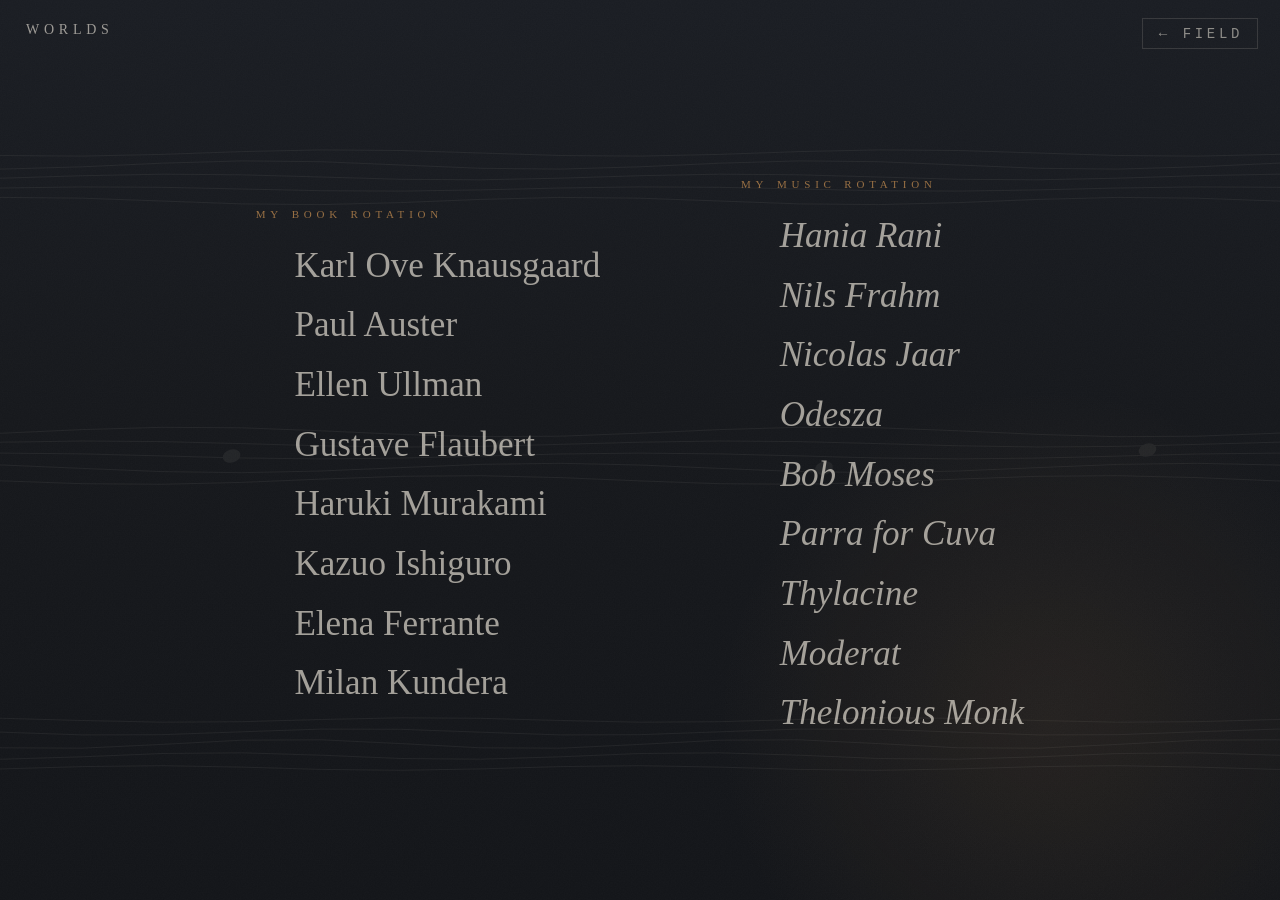
<file: worlds.html>
<!DOCTYPE html>
<html lang="en">
<head>
<meta charset="utf-8">
<meta name="viewport" content="width=device-width, initial-scale=1">
<title>worlds — max gupta</title>
<meta name="description" content="worlds — two rotations, books and music">
<link rel="icon" href="data:image/svg+xml,%3Csvg%20xmlns='http://www.w3.org/2000/svg'%20viewBox='0%200%2016%2016'%3E%3Cellipse%20cx='7.2'%20cy='10'%20rx='4.6'%20ry='3.2'%20fill='%23B4834C'%20transform='rotate(-20%207.2%2010)'/%3E%3Cline%20x1='11.2'%20y1='9'%20x2='11.2'%20y2='1.6'%20stroke='%23B4834C'%20stroke-width='1.3'/%3E%3C/svg%3E">
<style>
:root{
  --paper:#EDE7DB;
  --ink:#17191D;
  --accent:#B4834C;
  --hairline:rgba(237,231,219,.14);
  --mono:ui-monospace,"SF Mono",Menlo,Consolas,"Liberation Mono",monospace;
  --serif:Georgia,"Times New Roman",serif;
  --ease:cubic-bezier(.3,.7,.3,1);
}
*{box-sizing:border-box}
html,body{margin:0;min-height:100%}
body{
  background:linear-gradient(180deg,#1b1e24 0%,var(--ink) 46%,#14161a 100%);
  color:var(--paper);
  -webkit-font-smoothing:antialiased;
}

/* ---------- the ground: staves, lamplight, one grain ----------
   Everything in .bg is fixed, inert, and kept at a whisper — the
   names stay the loudest thing on the page by a wide margin. */
.bg{position:fixed;inset:0;z-index:0;pointer-events:none;overflow:hidden}
.lamp{
  position:absolute;right:-18vmax;bottom:-22vmax;
  width:72vmax;height:72vmax;
  background:radial-gradient(closest-side,rgba(180,131,76,.10) 0%,rgba(180,131,76,.045) 42%,rgba(180,131,76,0) 72%);
}
.staff{
  position:absolute;left:-6vw;width:112vw;height:96px;
  opacity:.06;
}
.staff.s1{top:15%;animation:drift 110s linear infinite alternate}
.staff.s2{top:46%;animation:drift 145s linear infinite alternate-reverse}
.staff.s3{top:78%;animation:drift 95s linear infinite alternate}
@keyframes drift{
  from{transform:translateX(-18px)}
  to{transform:translateX(18px)}
}
.grain{
  position:absolute;inset:0;width:100%;height:100%;
  opacity:.04;
}

/* ---------- chrome ---------- */
#mark{
  position:fixed;top:22px;left:26px;z-index:10;
  font-family:var(--serif);
  font-size:14px;letter-spacing:.34em;text-transform:uppercase;
  color:rgba(237,231,219,.62);
  pointer-events:none;
}
#back{
  position:fixed;top:18px;right:22px;z-index:10;
  font-family:var(--mono);font-size:14px;
  letter-spacing:.26em;text-transform:uppercase;
  color:rgba(237,231,219,.55);
  text-decoration:none;
  border:1px solid var(--hairline);
  padding:7px 14px 6px 16px;
  transition:color 160ms var(--ease),border-color 160ms var(--ease);
}
#back:hover{color:var(--paper);border-color:rgba(237,231,219,.35)}
#back:focus-visible{outline:1px solid var(--accent);outline-offset:3px;color:var(--paper)}

/* ---------- the two rotations ----------
   A centred pair with a wide held gap between them — books on the
   left, music on the right, plenty of quiet around both. */
main{
  position:relative;z-index:1;
  min-height:100vh;
  display:flex;align-items:center;justify-content:center;
  gap:clamp(72px,11vw,190px);
  padding:11vh 6vw 9vh;
}
.rot{margin:0}
.rot h2{
  margin:0 0 .9em;
  font-family:var(--serif);font-weight:400;
  font-variant:small-caps;
  font-size:15px;letter-spacing:.32em;
  color:rgba(180,131,76,.82);
}
.names{list-style:none;margin:0;padding:0}
.n{
  display:block;
  position:relative;
  font-family:var(--serif);
  font-size:clamp(26px,min(2.9vw,3.9vh),46px);
  line-height:1.18;
  padding:.26em 0 .26em 1.1em;
  color:rgba(237,231,219,.66);
  text-decoration:none;
  cursor:pointer;outline:none;
  transition:opacity 160ms var(--ease),color 160ms var(--ease);
}

/* the one silent distinction: musicians lean */
.n.m{font-style:italic}

/* the brass tick — slides in beside the name under the hand */
.n::before{
  content:"";
  position:absolute;left:0;top:50%;
  width:6px;height:6px;
  margin-top:-3px;
  background:var(--accent);
  transform:translateX(-8px) rotate(45deg);
  opacity:0;
  transition:opacity 160ms var(--ease),transform 160ms var(--ease);
}
.n:hover,.n:focus-visible{color:var(--paper)}
.n:hover::before,.n:focus-visible::before{
  opacity:1;
  transform:translateX(0) rotate(45deg);
}

/* when one name is lit, the rest of its rotation recedes */
.names:hover .n:not(:hover):not(:focus),
.names:focus-within .n:not(:focus){
  opacity:.4;
}

/* phone — one stack: books, then music, same rhythm */
@media (max-width:600px){
  main{
    flex-direction:column;align-items:flex-start;justify-content:flex-start;
    gap:8vh;
    min-height:0;
    padding:16vh 8vw 12vh;
  }
  .n{padding-left:1em}
}

@media (prefers-reduced-motion:reduce){
  .staff{animation:none !important;transform:none}
  .n,.n::before,#back{transition:none}
}
</style>
</head>
<body>
<div class="bg" aria-hidden="true">
  <div class="lamp"></div>
<svg class="staff s1" viewBox="0 0 1440 96" preserveAspectRatio="none" fill="none" stroke="#EDE7DB" stroke-width="1"><path d="M 0,18.0 L 80,20.5 L 160,21.1 L 240,19.4 L 320,16.6 L 400,14.9 L 480,15.5 L 560,18.0 L 640,20.5 L 720,21.1 L 800,19.4 L 880,16.6 L 960,14.9 L 1040,15.5 L 1120,18.0 L 1200,20.5 L 1280,21.1 L 1360,19.4 L 1440,16.6 L 1440,16.6"/><path d="M 0,33.3 L 80,34.1 L 160,31.8 L 240,28.2 L 320,25.9 L 400,26.7 L 480,30.0 L 560,33.3 L 640,34.1 L 720,31.8 L 800,28.2 L 880,25.9 L 960,26.7 L 1040,30.0 L 1120,33.3 L 1200,34.1 L 1280,31.8 L 1360,28.2 L 1440,25.9 L 1440,25.9"/><path d="M 0,44.8 L 80,43.2 L 160,40.7 L 240,39.2 L 320,39.8 L 400,42.0 L 480,44.3 L 560,44.8 L 640,43.2 L 720,40.7 L 800,39.2 L 880,39.8 L 960,42.0 L 1040,44.3 L 1120,44.8 L 1200,43.2 L 1280,40.7 L 1360,39.2 L 1440,39.8 L 1440,39.8"/><path d="M 0,54.9 L 80,53.0 L 160,51.9 L 240,52.3 L 320,54.0 L 400,55.7 L 480,56.1 L 560,54.9 L 640,53.0 L 720,51.9 L 800,52.3 L 880,54.0 L 960,55.7 L 1040,56.1 L 1120,54.9 L 1200,53.0 L 1280,51.9 L 1360,52.3 L 1440,54.0 L 1440,54.0"/><path d="M 0,64.4 L 80,62.4 L 160,63.2 L 240,66.0 L 320,68.9 L 400,69.6 L 480,67.6 L 560,64.4 L 640,62.4 L 720,63.2 L 800,66.0 L 880,68.9 L 960,69.6 L 1040,67.6 L 1120,64.4 L 1200,62.4 L 1280,63.2 L 1360,66.0 L 1440,68.9 L 1440,68.9"/></svg>
<svg class="staff s2" viewBox="0 0 1440 96" preserveAspectRatio="none" fill="none" stroke="#EDE7DB" stroke-width="1"><path d="M 0,22.2 L 80,19.2 L 160,15.6 L 240,13.3 L 320,13.8 L 400,16.8 L 480,20.4 L 560,22.7 L 640,22.2 L 720,19.2 L 800,15.6 L 880,13.3 L 960,13.8 L 1040,16.8 L 1120,20.4 L 1200,22.7 L 1280,22.2 L 1360,19.2 L 1440,15.6 L 1440,15.6"/><path d="M 0,30.4 L 80,28.2 L 160,27.0 L 240,27.6 L 320,29.6 L 400,31.8 L 480,33.0 L 560,32.4 L 640,30.4 L 720,28.2 L 800,27.0 L 880,27.6 L 960,29.6 L 1040,31.8 L 1120,33.0 L 1200,32.4 L 1280,30.4 L 1360,28.2 L 1440,27.0 L 1440,27.0"/><path d="M 0,40.0 L 80,39.1 L 160,39.9 L 240,41.9 L 320,44.0 L 400,44.9 L 480,44.1 L 560,42.1 L 640,40.0 L 720,39.1 L 800,39.9 L 880,41.9 L 960,44.0 L 1040,44.9 L 1120,44.1 L 1200,42.1 L 1280,40.0 L 1360,39.1 L 1440,39.9 L 1440,39.9"/><path d="M 0,49.3 L 80,51.0 L 160,54.4 L 240,57.6 L 320,58.7 L 400,57.0 L 480,53.6 L 560,50.4 L 640,49.3 L 720,51.0 L 800,54.4 L 880,57.6 L 960,58.7 L 1040,57.0 L 1120,53.6 L 1200,50.4 L 1280,49.3 L 1360,51.0 L 1440,54.4 L 1440,54.4"/><path d="M 0,63.6 L 80,66.9 L 160,69.7 L 240,70.3 L 320,68.4 L 400,65.1 L 480,62.3 L 560,61.7 L 640,63.6 L 720,66.9 L 800,69.7 L 880,70.3 L 960,68.4 L 1040,65.1 L 1120,62.3 L 1200,61.7 L 1280,63.6 L 1360,66.9 L 1440,69.7 L 1440,69.7"/><ellipse cx="310" cy="42" rx="9" ry="6.5" transform="rotate(-16 310 42)" fill="#EDE7DB" stroke="none"/><ellipse cx="585" cy="30" rx="9" ry="6.5" transform="rotate(-16 585 30)" fill="#EDE7DB" stroke="none"/><ellipse cx="905" cy="54" rx="9" ry="6.5" transform="rotate(-16 905 54)" fill="#EDE7DB" stroke="none"/><ellipse cx="1230" cy="36" rx="9" ry="6.5" transform="rotate(-16 1230 36)" fill="#EDE7DB" stroke="none"/></svg>
<svg class="staff s3" viewBox="0 0 1440 96" preserveAspectRatio="none" fill="none" stroke="#EDE7DB" stroke-width="1"><path d="M 0,15.8 L 80,16.3 L 160,18.5 L 240,20.2 L 320,19.7 L 400,17.5 L 480,15.8 L 560,16.3 L 640,18.5 L 720,20.2 L 800,19.7 L 880,17.5 L 960,15.8 L 1040,16.3 L 1120,18.5 L 1200,20.2 L 1280,19.7 L 1360,17.5 L 1440,15.8 L 1440,15.8"/><path d="M 0,27.3 L 80,30.2 L 160,32.9 L 240,32.7 L 320,29.8 L 400,27.1 L 480,27.3 L 560,30.2 L 640,32.9 L 720,32.7 L 800,29.8 L 880,27.1 L 960,27.3 L 1040,30.2 L 1120,32.9 L 1200,32.7 L 1280,29.8 L 1360,27.1 L 1440,27.3 L 1440,27.3"/><path d="M 0,41.6 L 80,45.8 L 160,46.2 L 240,42.4 L 320,38.2 L 400,37.8 L 480,41.6 L 560,45.8 L 640,46.2 L 720,42.4 L 800,38.2 L 880,37.8 L 960,41.6 L 1040,45.8 L 1120,46.2 L 1200,42.4 L 1280,38.2 L 1360,37.8 L 1440,41.6 L 1440,41.6"/><path d="M 0,56.5 L 80,57.2 L 160,54.8 L 240,51.5 L 320,50.8 L 400,53.2 L 480,56.5 L 560,57.2 L 640,54.8 L 720,51.5 L 800,50.8 L 880,53.2 L 960,56.5 L 1040,57.2 L 1120,54.8 L 1200,51.5 L 1280,50.8 L 1360,53.2 L 1440,56.5 L 1440,56.5"/><path d="M 0,68.3 L 80,66.9 L 160,64.6 L 240,63.7 L 320,65.1 L 400,67.4 L 480,68.3 L 560,66.9 L 640,64.6 L 720,63.7 L 800,65.1 L 880,67.4 L 960,68.3 L 1040,66.9 L 1120,64.6 L 1200,63.7 L 1280,65.1 L 1360,67.4 L 1440,68.3 L 1440,68.3"/></svg>
  <svg class="grain" aria-hidden="true">
    <filter id="gr"><feTurbulence type="fractalNoise" baseFrequency="0.82" numOctaves="2" stitchTiles="stitch"/><feColorMatrix type="matrix" values="0 0 0 0 0.93  0 0 0 0 0.91  0 0 0 0 0.86  0 0 0 0.5 0"/></filter>
    <rect width="100%" height="100%" filter="url(#gr)"/>
  </svg>
</div>
<div id="mark">worlds</div>
<a id="back" href="index.html">&larr; field</a>
<main>
  <section class="rot" aria-labelledby="h-books">
    <h2 id="h-books">my book rotation</h2>
    <!-- own site first, publisher's author page second, wikipedia only where
         neither exists (flaubert, d. 1880) -->
    <ol class="names">
      <li><a class="n" href="https://www.penguin.co.uk/authors/226642/karl-ove-knausgaard" target="_blank" rel="noopener">Karl Ove Knausgaard</a></li>
      <li><a class="n" href="https://www.faber.co.uk/author/paul-auster/" target="_blank" rel="noopener">Paul Auster</a></li>
      <li><a class="n" href="https://us.macmillan.com/author/ellenullman" target="_blank" rel="noopener">Ellen Ullman</a></li>
      <li><a class="n" href="https://en.wikipedia.org/wiki/Gustave_Flaubert" target="_blank" rel="noopener">Gustave Flaubert</a></li>
      <li><a class="n" href="https://www.harukimurakami.com" target="_blank" rel="noopener">Haruki Murakami</a></li>
      <li><a class="n" href="https://www.faber.co.uk/author/kazuo-ishiguro/" target="_blank" rel="noopener">Kazuo Ishiguro</a></li>
      <li><a class="n" href="https://elenaferrante.com" target="_blank" rel="noopener">Elena Ferrante</a></li>
      <li><a class="n" href="https://www.harpercollins.com/blogs/authors/milan-kundera" target="_blank" rel="noopener">Milan Kundera</a></li>
    </ol>
  </section>
  <section class="rot" aria-labelledby="h-music">
    <h2 id="h-music">my music rotation</h2>
    <ol class="names">
      <li><a class="n m" href="https://haniarani.com" target="_blank" rel="noopener">Hania Rani</a></li>
      <li><a class="n m" href="https://www.nilsfrahm.com" target="_blank" rel="noopener">Nils Frahm</a></li>
      <li><a class="n m" href="https://nicolasjaar.net" target="_blank" rel="noopener">Nicolas Jaar</a></li>
      <li><a class="n m" href="https://odesza.com" target="_blank" rel="noopener">Odesza</a></li>
      <li><a class="n m" href="https://bobmosesmusic.com" target="_blank" rel="noopener">Bob Moses</a></li>
      <!-- parraforcuva.de doesn't resolve — only a shop subdomain — so: his bandcamp -->
      <li><a class="n m" href="https://parraforcuva.bandcamp.com" target="_blank" rel="noopener">Parra for Cuva</a></li>
      <li><a class="n m" href="https://www.thylacinemusic.com" target="_blank" rel="noopener">Thylacine</a></li>
      <!-- moderat.fm redirects to a dead https host — so: their own label -->
      <li><a class="n m" href="https://monkeytownrecords.com/artist/moderat/" target="_blank" rel="noopener">Moderat</a></li>
      <li><a class="n m" href="https://www.theloniousmonkmusic.com" target="_blank" rel="noopener">Thelonious Monk</a></li>
    </ol>
  </section>
</main>
</body>
</html>
</file>
